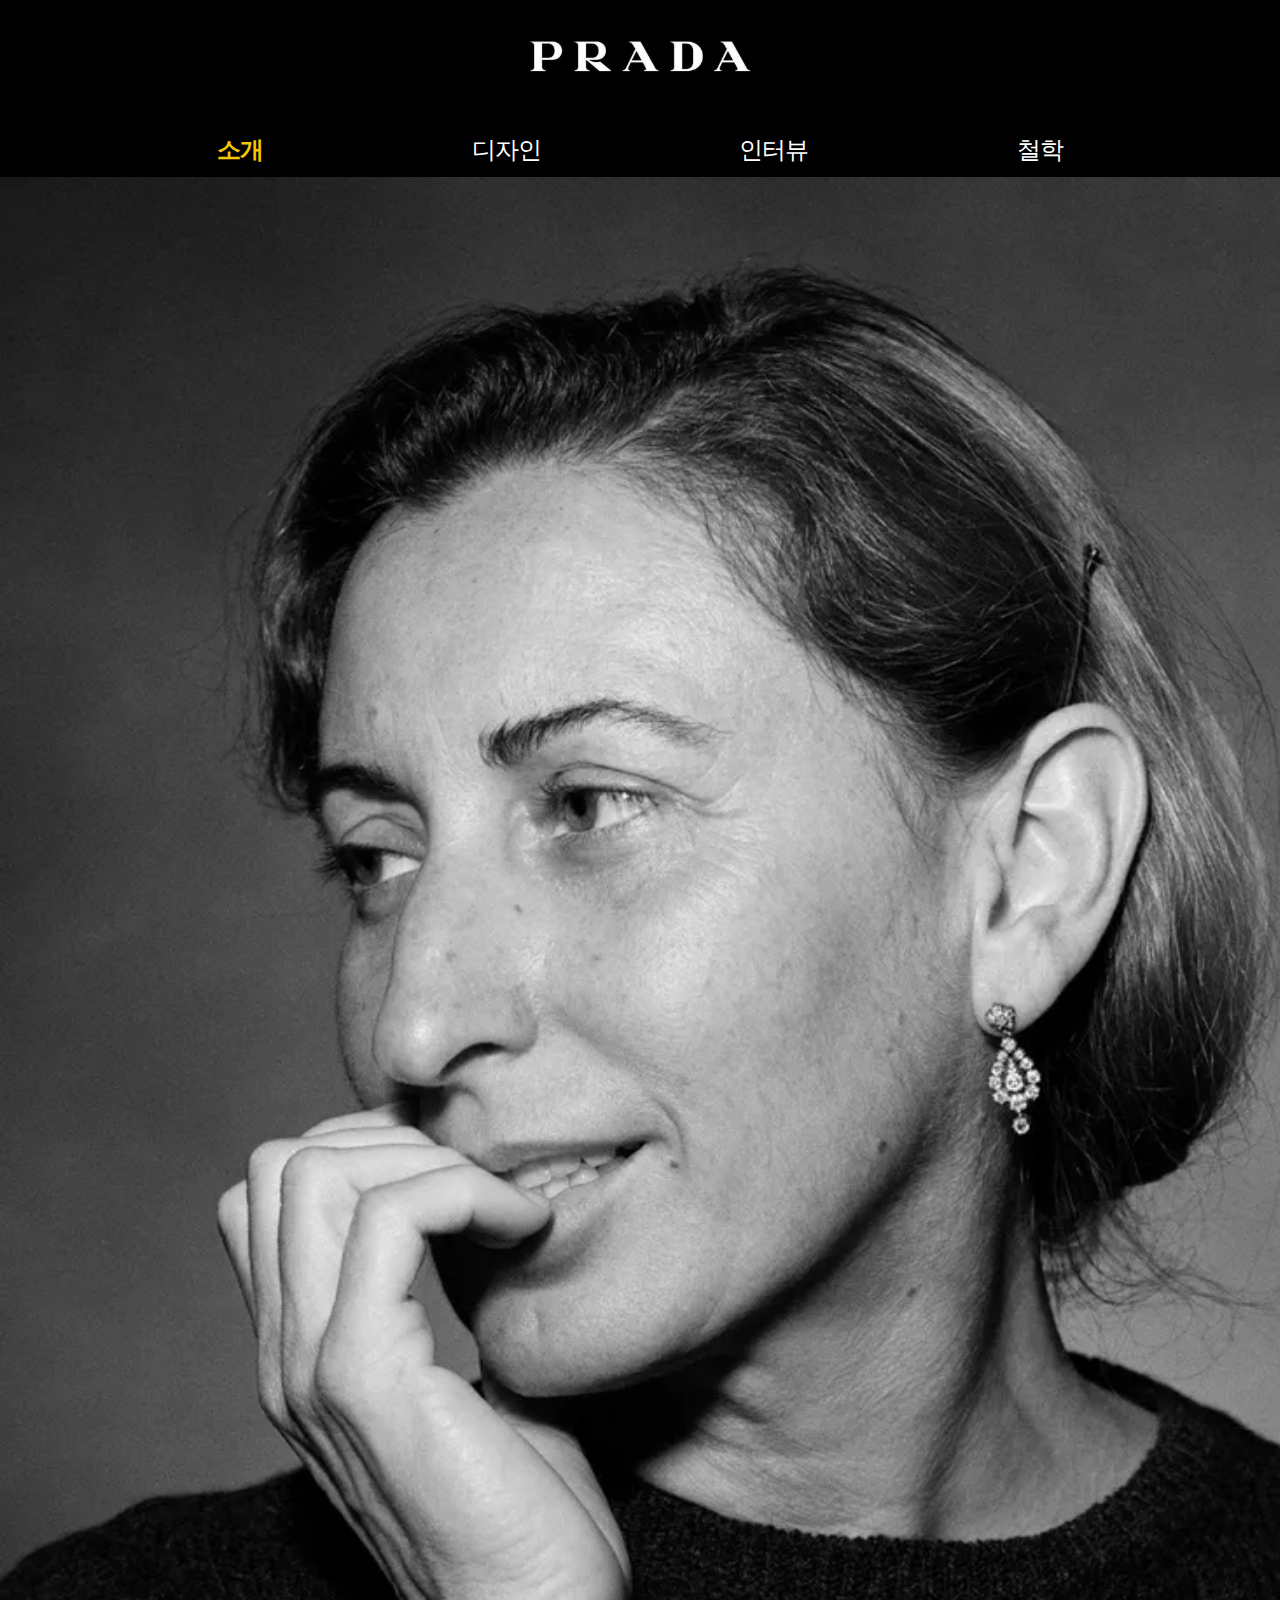
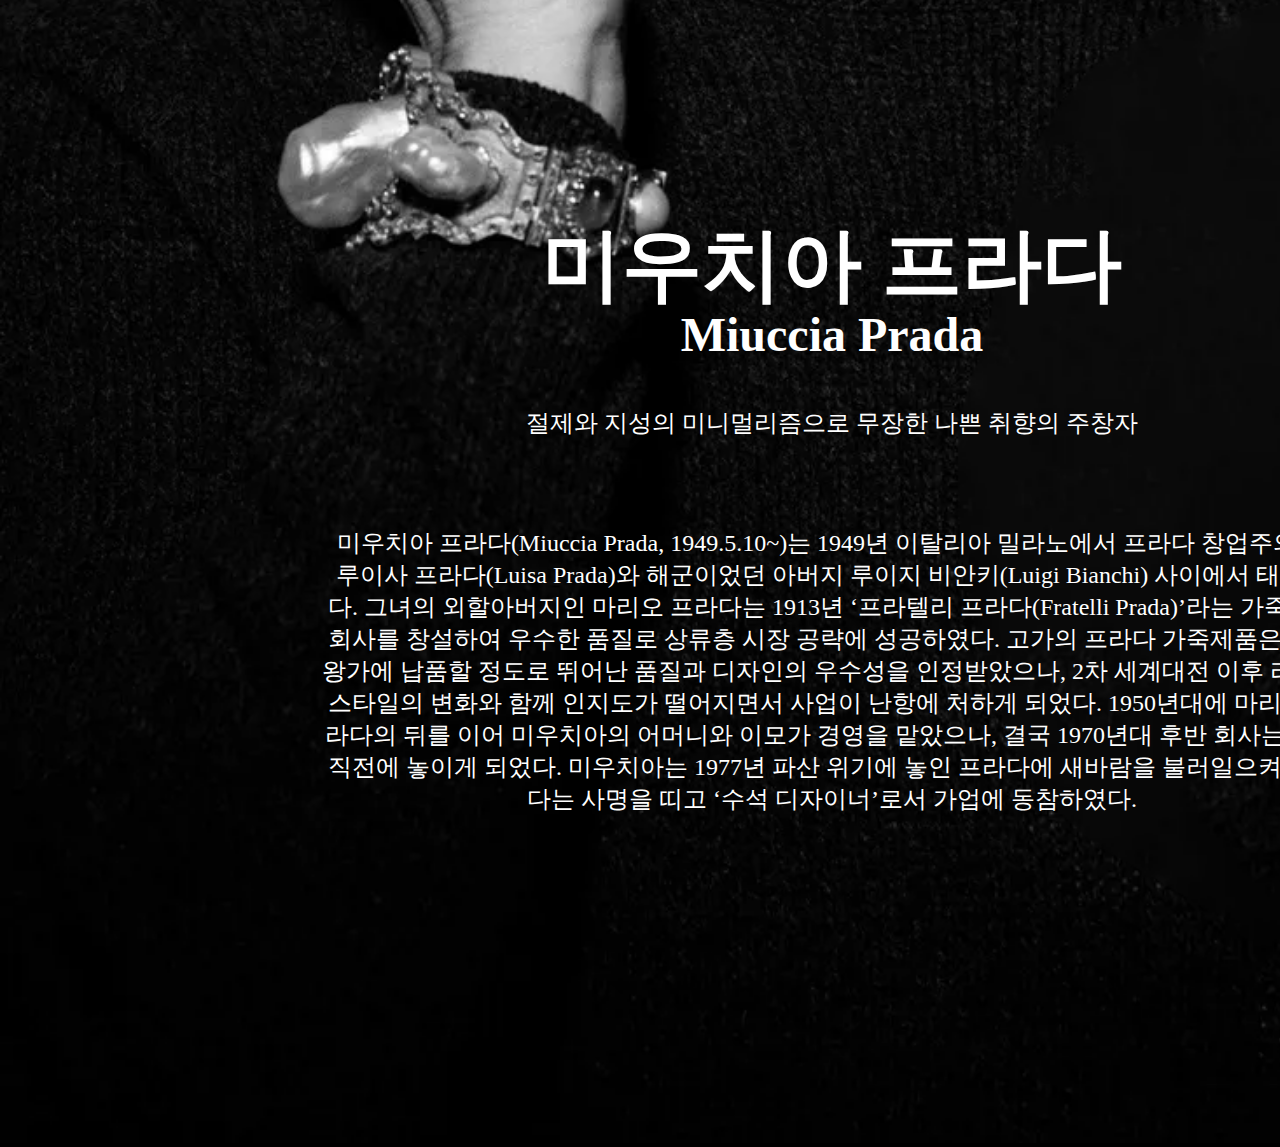
<file: pg01.html>
<!DOCTYPE html>
<html lang="ko">
<head>
    <meta charset="UTF-8">
    <meta name="viewport" content="width=device-width, initial-scale=1.0">
    <title>소개</title>
    <link rel="stylesheet" href="pg01.css">
    <link rel="shortcut icon" href="img/favicon.ico" type="image/x-icon">
    <link rel="icon" href="img/favicon.ico" type="image/x-icon">
</head>
<body>
    <header>
        <a href="index.html">
            <div class="logo"><img src="img/logo.png" alt="로고"></div>
        </a>
    </header>
    <nav>
        <ul>
            <li><h1><a href="pg01.html">소개</a></h1></li>
            <li><a href="pg02.html">디자인</a></li>
            <li><a href="pg03.html">인터뷰</a></li>  
            <li><a href="pg04.html">철학</a></li>
        </ul>
    </nav>
    <div class="box1">
        <h1>미우치아 프라다</h1>
        <h2>Miuccia Prada</h2>
        <h3>절제와 지성의 미니멀리즘으로 무장한 나쁜 취향의 주창자</h3>
        <h4>미우치아 프라다(Miuccia Prada, 1949.5.10~)는 1949년 이탈리아 밀라노에서 프라다 창업주의 딸 루이사 프라다(Luisa Prada)와 해군이었던 아버지 루이지 비안키(Luigi Bianchi) 사이에서 태어났다. 그녀의 외할아버지인 마리오 프라다는 1913년 ‘프라텔리 프라다(Fratelli Prada)’라는 가죽용품 회사를 창설하여 우수한 품질로 상류층 시장 공략에 성공하였다. 고가의 프라다 가죽제품은 한때 왕가에 납품할 정도로 뛰어난 품질과 디자인의 우수성을 인정받았으나, 2차 세계대전 이후 라이프스타일의 변화와 함께 인지도가 떨어지면서 사업이 난항에 처하게 되었다. 1950년대에 마리오 프라다의 뒤를 이어 미우치아의 어머니와 이모가 경영을 맡았으나, 결국 1970년대 후반 회사는 파산 직전에 놓이게 되었다. 미우치아는 1977년 파산 위기에 놓인 프라다에 새바람을 불러일으켜야 한다는 사명을 띠고 ‘수석 디자이너’로서 가업에 동참하였다.</h4>
        <img src="img/bg(1).png" alt="">
</body>
</html>
</file>
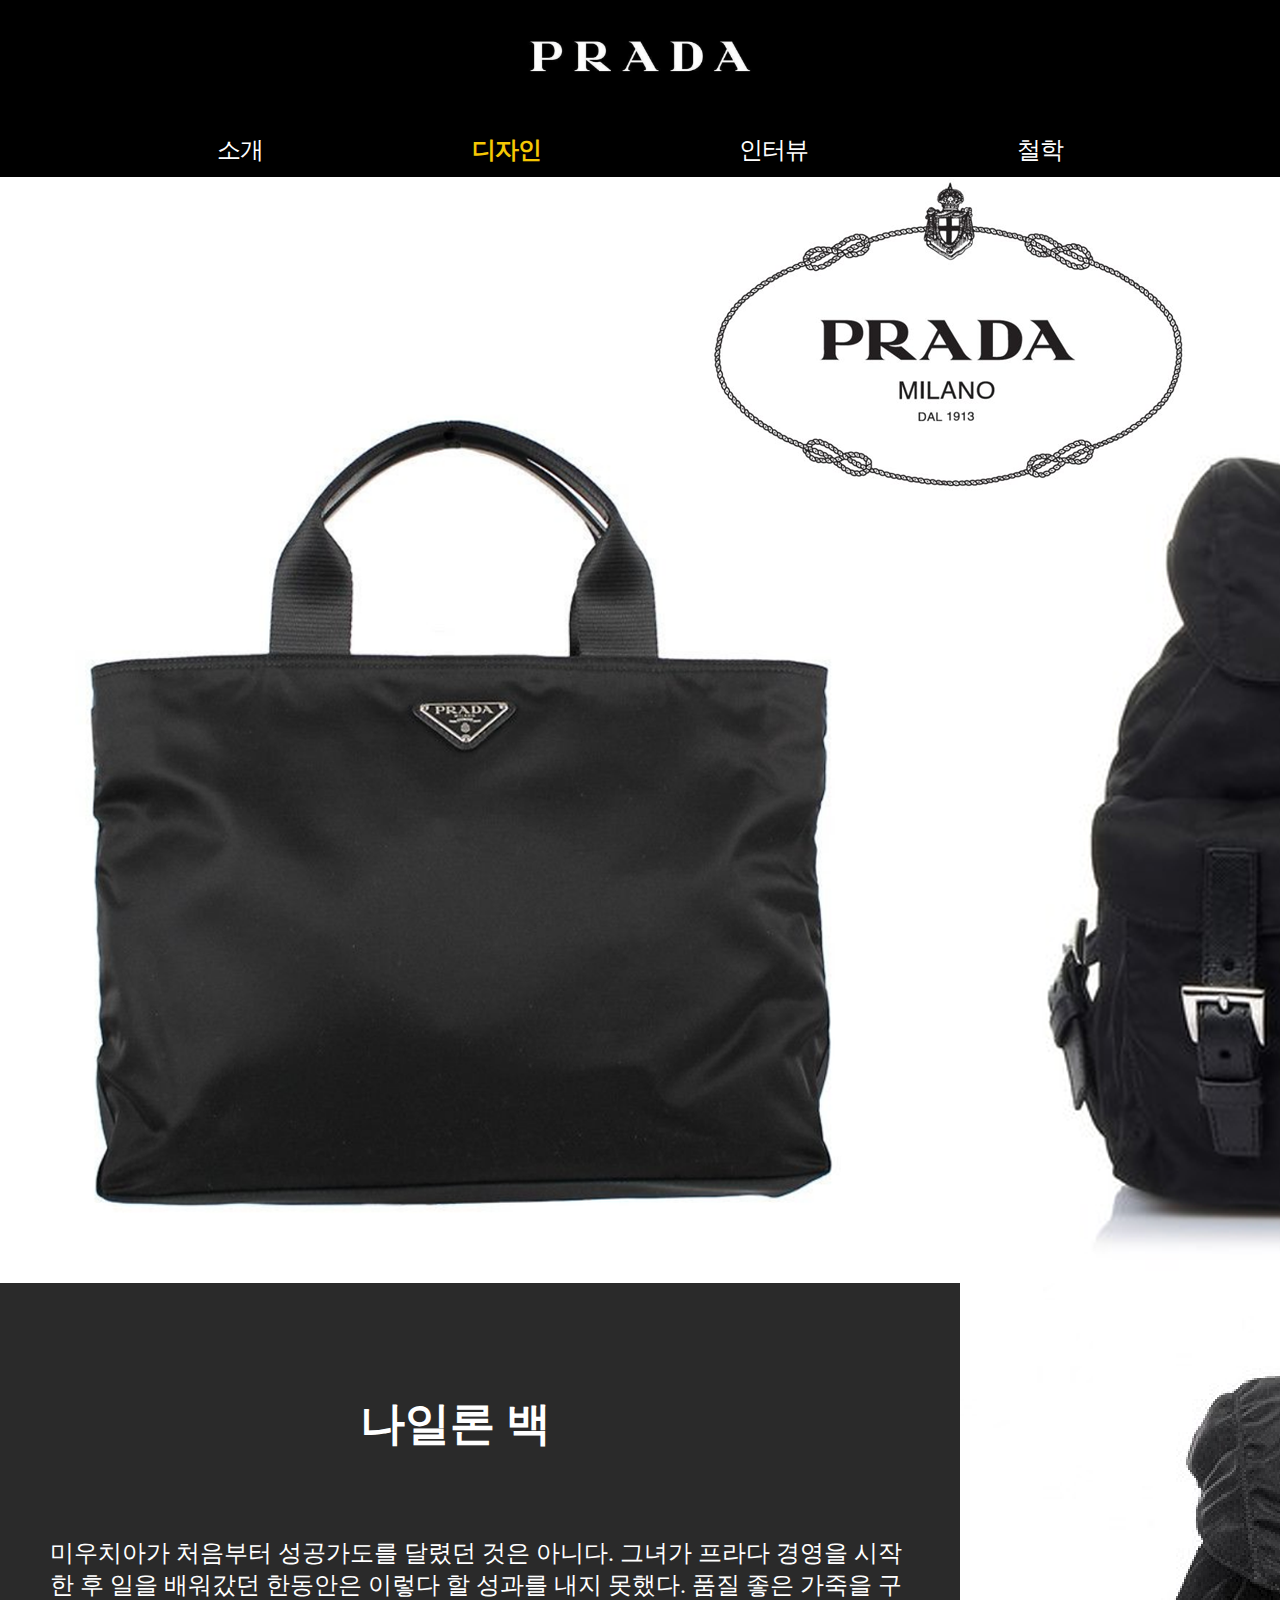
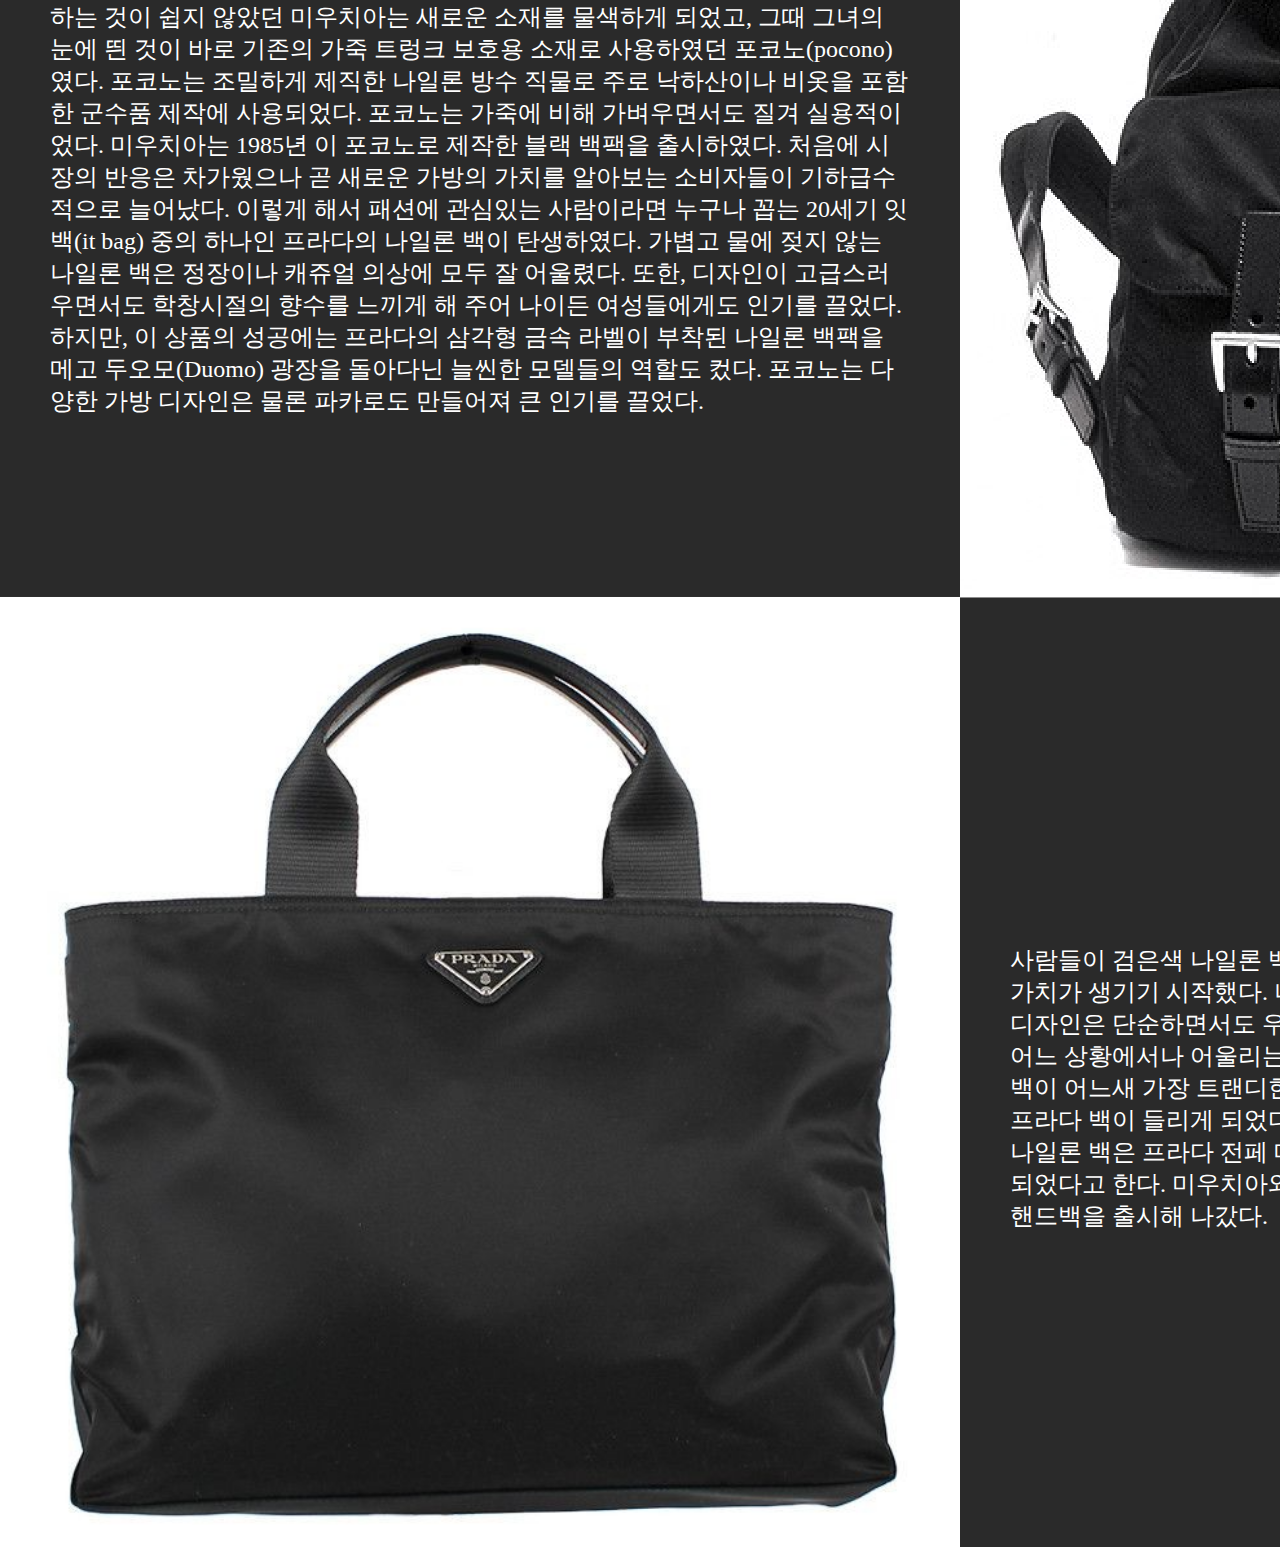
<file: pg02.html>
<!DOCTYPE html>
<html lang="ko">
<head>
    <meta charset="UTF-8">
    <meta name="viewport" content="width=device-width, initial-scale=1.0">
    <title>디자인</title>
    <link rel="stylesheet" href="pg02.css">
    <link rel="shortcut icon" href="img/favicon.ico" type="image/x-icon">
    <link rel="icon" href="img/favicon.ico" type="image/x-icon">
</head>
</head>
<body>
    <header>        
        <a href="index.html">
        <div class="logo"><img src="img/logo.png" alt="로고"></div>
        </a>
    </header>
    <nav>
        <ul>
            <li><a href="pg01.html">소개</a></li>
            <li><h1><a href="pg02.html">디자인</a></h1></li>
            <li><a href="pg03.html">인터뷰</a></li>  
            <li><a href="pg04.html">철학</a></li>
        </ul>
    </nav>
    <div class="box2">
        <img src="img/bg2-1.png" alt="">
    </div>
    <div class="box3">
        <h1>나일론 백</h1>
        <h2>미우치아가 처음부터 성공가도를 달렸던 것은 아니다. 그녀가 프라다 경영을 시작한 후 일을 배워갔던 한동안은 이렇다 할 성과를 내지 못했다. 품질 좋은 가죽을 구하는 것이 쉽지 않았던 미우치아는 새로운 소재를 물색하게 되었고, 그때 그녀의 눈에 띈 것이 바로 기존의 가죽 트렁크 보호용 소재로 사용하였던 포코노(pocono)였다. 포코노는 조밀하게 제직한 나일론 방수 직물로 주로 낙하산이나 비옷을 포함한 군수품 제작에 사용되었다. 포코노는 가죽에 비해 가벼우면서도 질겨 실용적이었다. 미우치아는 1985년 이 포코노로 제작한 블랙 백팩을 출시하였다. 처음에 시장의 반응은 차가웠으나 곧 새로운 가방의 가치를 알아보는 소비자들이 기하급수적으로 늘어났다. 이렇게 해서 패션에 관심있는 사람이라면 누구나 꼽는 20세기 잇 백(it bag) 중의 하나인 프라다의 나일론 백이 탄생하였다. 가볍고 물에 젖지 않는 나일론 백은 정장이나 캐쥬얼 의상에 모두 잘 어울렸다. 또한, 디자인이 고급스러우면서도 학창시절의 향수를 느끼게 해 주어 나이든 여성들에게도 인기를 끌었다. 하지만, 이 상품의 성공에는 프라다의 삼각형 금속 라벨이 부착된 나일론 백팩을 메고 두오모(Duomo) 광장을 돌아다닌 늘씬한 모델들의 역할도 컸다. 포코노는 다양한 가방 디자인은 물론 파카로도 만들어져 큰 인기를 끌었다.</h2>
        <h3>토트백</h3>
        <h4>사람들이 검은색 나일론 백의 묘한 매력에 빠지기 시작하고 점점 인기가 늘어가고 가치가 생기기 시작했다. 나일론 백은 소재가 소재인 만큼 튼튼하고 실용적이며, 디자인은 단순하면서도 우아했다. 특히 사회활동이 많은 커리어우먼들은 어느 옷, 어느 상황에서나 어울리는 백에 열광적이었다. 트렌드를 무시하고 탄생한 나일론 백이 어느새 가장 트랜디한 머스트 해브 아이템이 되었고 전 세계 셀럽들의 손에 프라다 백이 들리게 되었다. 곧 미국과 일본을 거쳐 세계적인 성공을 거둔 프라다. 나일론 백은 프라다 전페 매출의 40%를 차지할 정도가 되었고, 시그니처 아이템이 되었다고 한다. 미우치아와 파트리치오 베르텔리는 계속해서 성공적으로 프라다 핸드백을 출시해 나갔다.  </h4>
    </div>
</body>
</html>
</file>
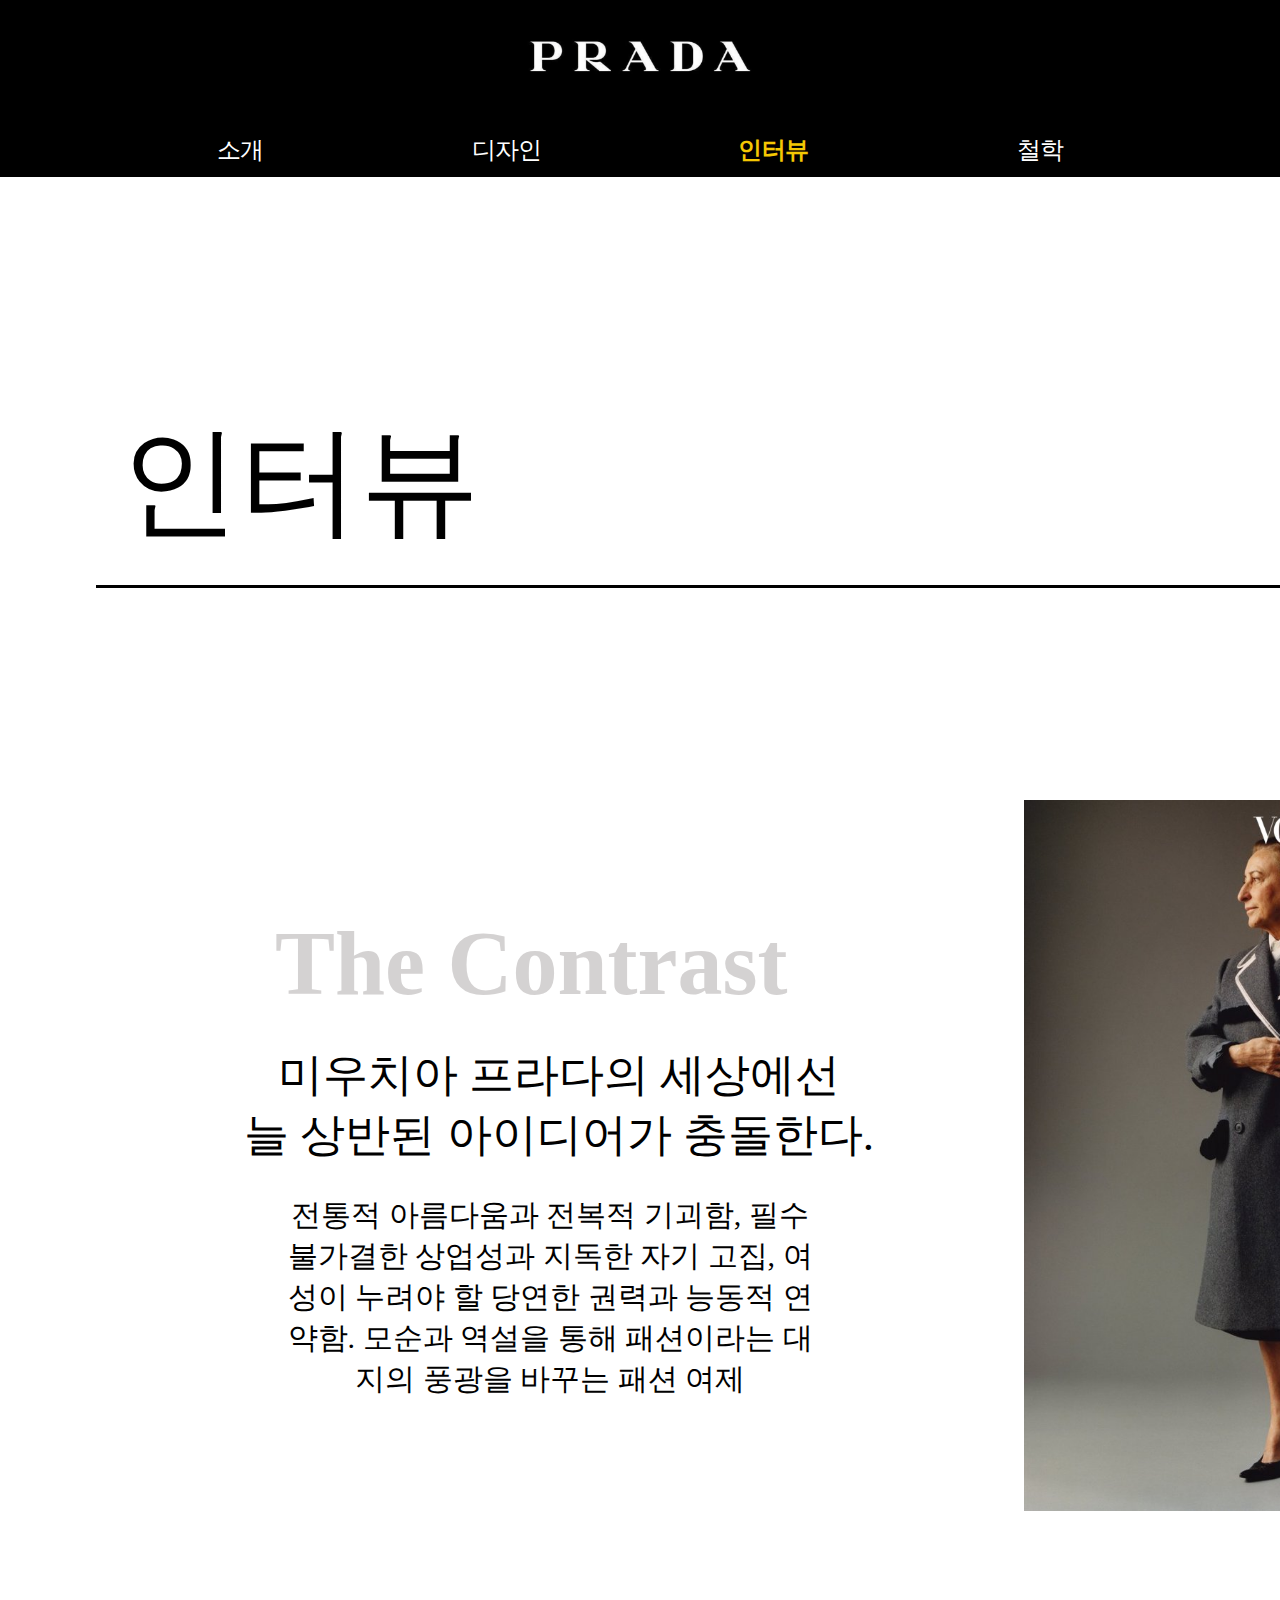
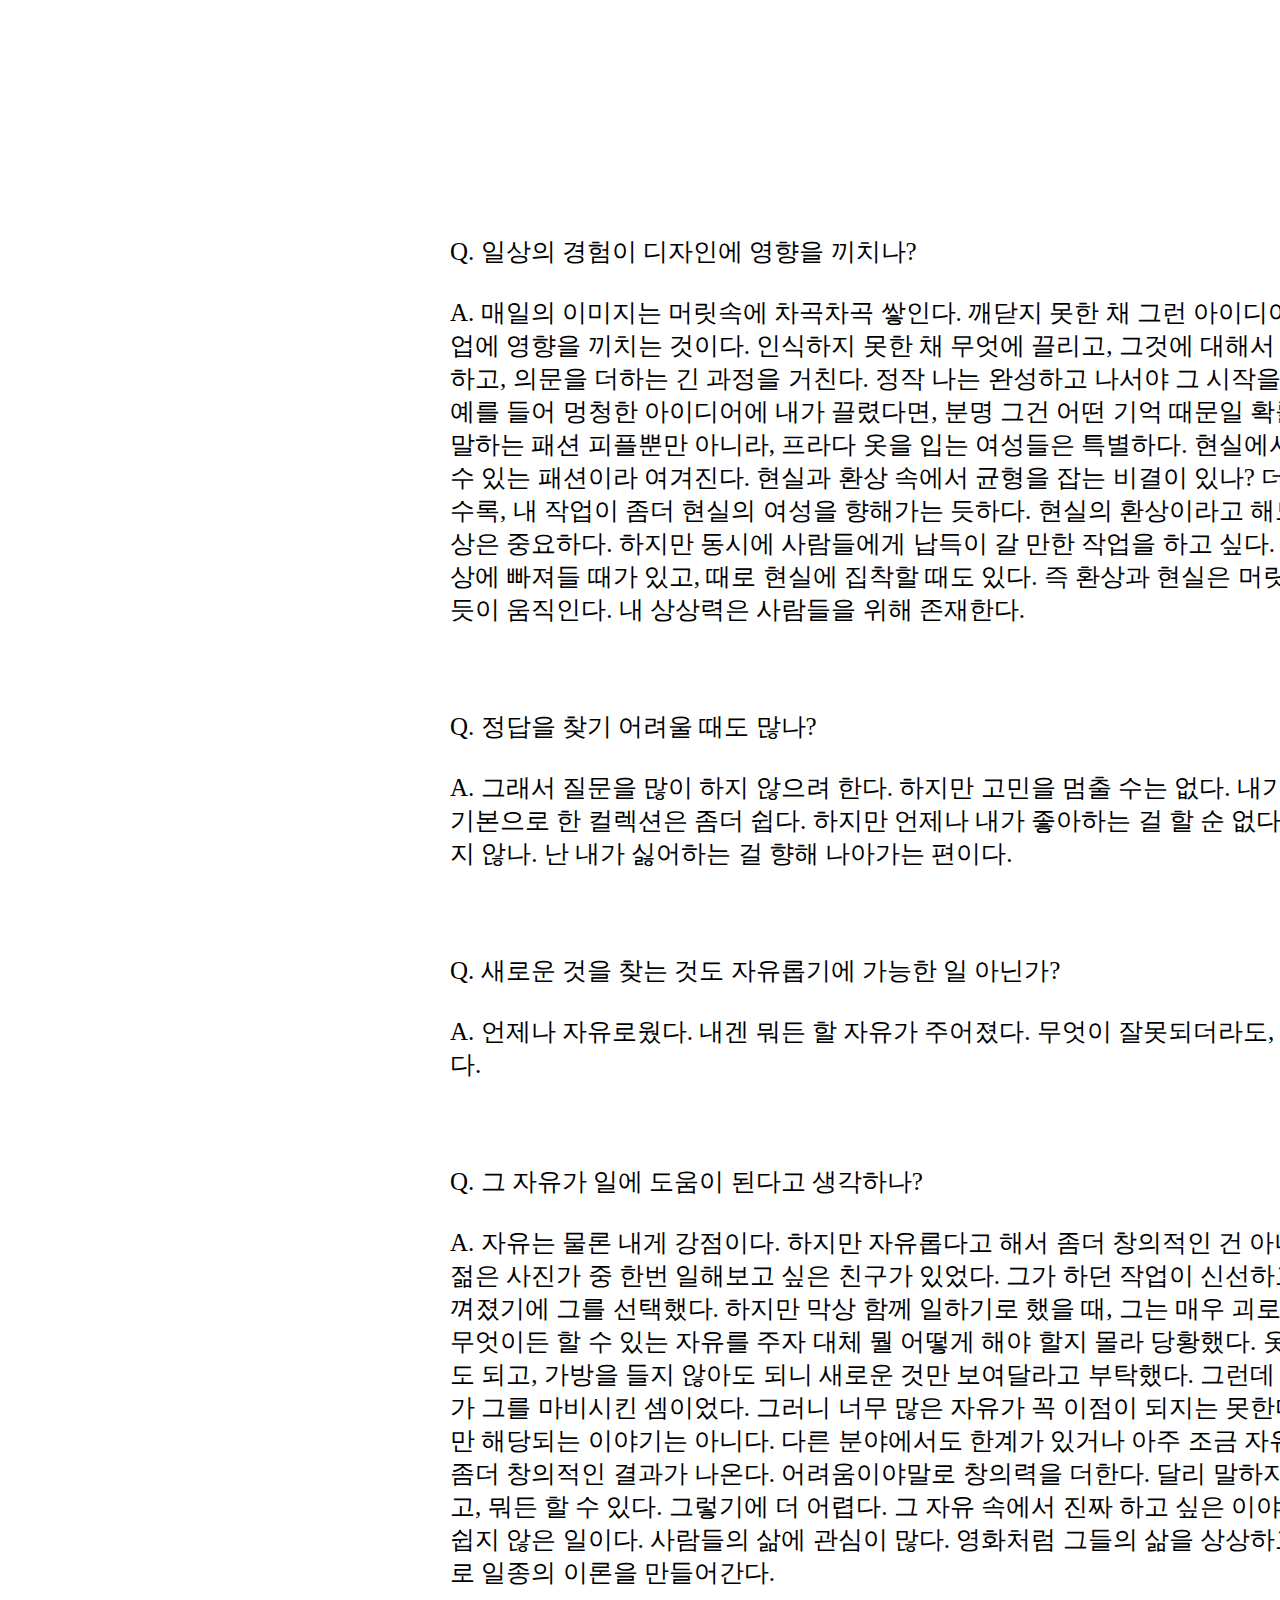
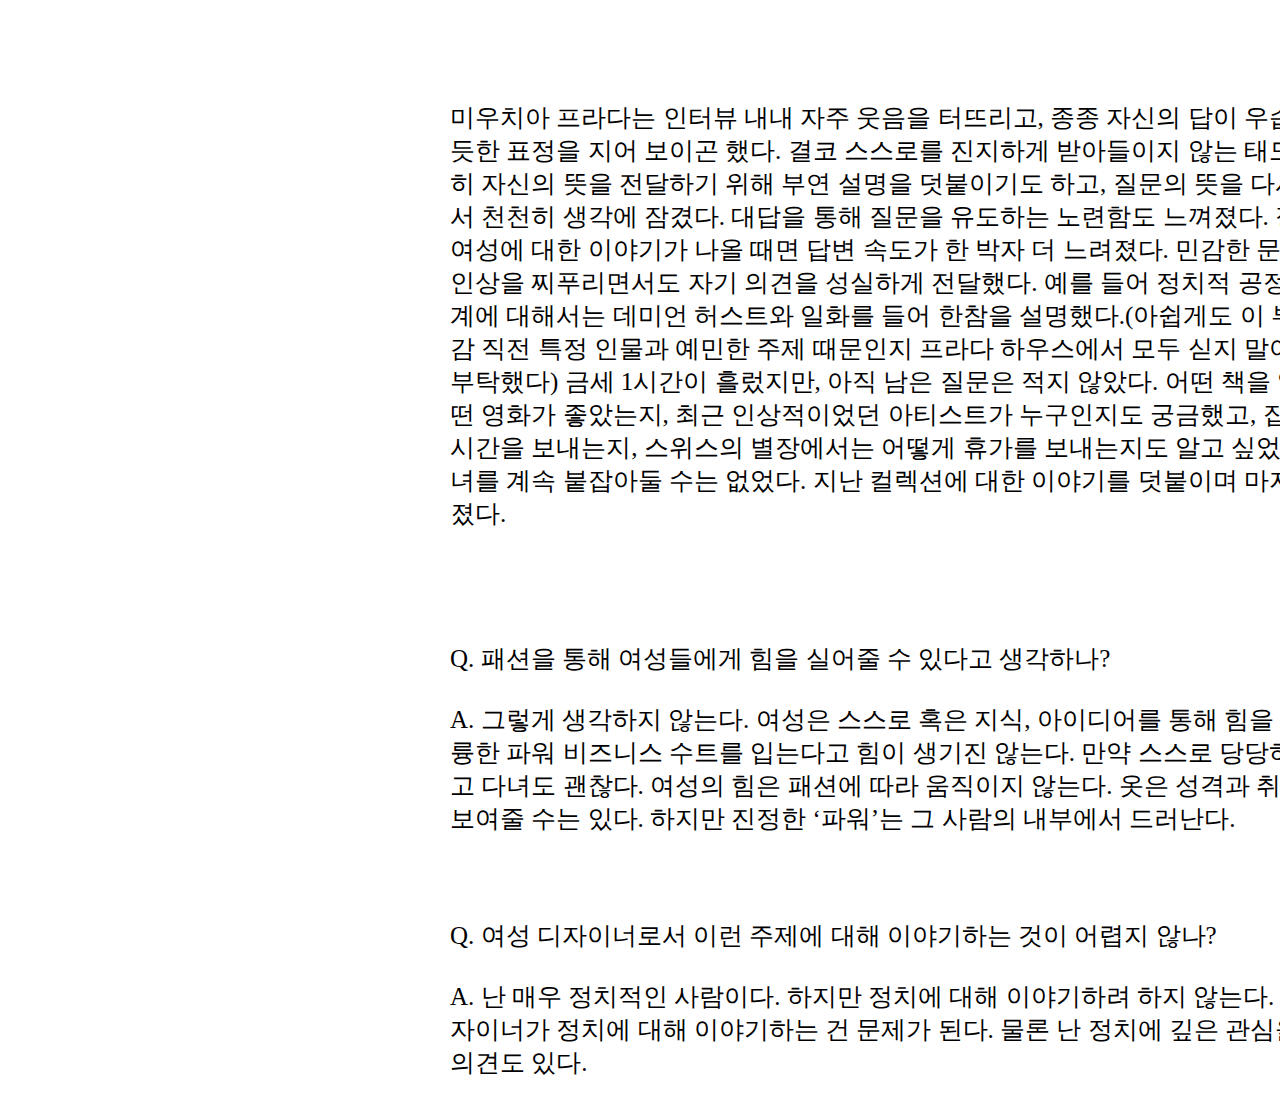
<file: pg03.html>
<!DOCTYPE html>
<html lang="ko">
<head>
    <meta charset="UTF-8">
    <meta name="viewport" content="width=device-width, initial-scale=1.0">
    <title>인터뷰</title>
    <link rel="stylesheet" href="pg03.css">
    <link rel="shortcut icon" href="img/favicon.ico" type="image/x-icon">
    <link rel="icon" href="img/favicon.ico" type="image/x-icon">
</head>
<body>
    <header>        
        <a href="index.html">
        <div class="logo"><img src="img/logo.png" alt="로고"></div>
        </a>
    </header>
    <nav>
        <ul>
            <li><a href="pg01.html">소개</a></li>
            <li><a href="pg02.html">디자인</a></li>
            <li><h1><a href="pg03.html">인터뷰</a></h1></li>  
            <li><a href="pg04.html">철학</a></li>
        </ul>
    </nav>
    <div class="box4">
        <p class="headline">인터뷰</p>
        <h2>2018.10.05   by VOGUE</h2>
        <div class="img1">
            <img src="img/bg3-2.png" alt="">
        </div>
        <h3>The Contrast</h3>
        <h4>미우치아 프라다의 세상에선<br> 늘 상반된 아이디어가 충돌한다. </h4>
        <h5>전통적 아름다움과 전복적 기괴함, 필수 불가결한 상업성과 지독한 자기 고집, 여성이 누려야 할 당연한 권력과 능동적 연약함. 모순과 역설을 통해 패션이라는 대지의 풍광을 바꾸는 패션 여제</h5>
        <div class="img2">
            <img src="img/bg03.png" alt="">
        </div>
        <h6>Q. 일상의 경험이 디자인에 영향을 끼치나?<br><br>

            A. 매일의 이미지는 머릿속에 차곡차곡 쌓인다. 깨닫지 못한 채 그런 아이디어가 어느새 작업에 영향을 끼치는 것이다. 인식하지 못한 채 무엇에 끌리고, 그것에 대해서 끊임없이 고민하고, 의문을 더하는 긴 과정을 거친다. 정작 나는 완성하고 나서야 그 시작을 깨닫게 된다. 예를 들어 멍청한 아이디어에 내가 끌렸다면, 분명 그건 어떤 기억 때문일 확률이 크다.
            흔히 말하는 패션 피플뿐만 아니라, 프라다 옷을 입는 여성들은 특별하다. 현실에서 환상을 즐길 수 있는 패션이라 여겨진다. 현실과 환상 속에서 균형을 잡는 비결이 있나?
            더 오랫동안 일할수록, 내 작업이 좀더 현실의 여성을 향해가는 듯하다. 현실의 환상이라고 해도 좋다. 물론 환상은 중요하다. 하지만 동시에 사람들에게 납득이 갈 만한 작업을 하고 싶다. 어떤 순간엔 환상에 빠져들 때가 있고, 때로 현실에 집착할 때도 있다. 즉 환상과 현실은 머릿속에서 순환하듯이 움직인다. 내 상상력은 사람들을 위해 존재한다.<br><br><br><br>
            
            Q. 정답을 찾기 어려울 때도 많나?<br><br>
            
            A. 그래서 질문을 많이 하지 않으려 한다. 하지만 고민을 멈출 수는 없다. 내가 좋아하는 걸 기본으로 한 컬렉션은 좀더 쉽다. 하지만 언제나 내가 좋아하는 걸 할 순 없다. 그건 너무 쉽지 않나. 난 내가 싫어하는 걸 향해 나아가는 편이다.<br><br><br><br>
            
            Q. 새로운 것을 찾는 것도 자유롭기에 가능한 일 아닌가?<br><br>
            
            A. 언제나 자유로웠다. 내겐 뭐든 할 자유가 주어졌다. 무엇이 잘못되더라도, 그건 내 잘못이다.<br><br><br><br>
            
            Q. 그 자유가 일에 도움이 된다고 생각하나?<br><br>
            
            A. 자유는 물론 내게 강점이다. 하지만 자유롭다고 해서 좀더 창의적인 건 아니다. 몇 년 전 젊은 사진가 중 한번 일해보고 싶은 친구가 있었다. 그가 하던 작업이 신선하고 흥미롭게 느껴졌기에 그를 선택했다. 하지만 막상 함께 일하기로 했을 때, 그는 매우 괴로워했다. 그에게 무엇이든 할 수 있는 자유를 주자 대체 뭘 어떻게 해야 할지 몰라 당황했다. 옷을 입히지 않아도 되고, 가방을 들지 않아도 되니 새로운 것만 보여달라고 부탁했다. 그런데 오히려 그 자유가 그를 마비시킨 셈이었다. 그러니 너무 많은 자유가 꼭 이점이 되지는 못한다. 그건 패션에만 해당되는 이야기는 아니다. 다른 분야에서도 한계가 있거나 아주 조금 자유가 주어질 때 좀더 창의적인 결과가 나온다. 어려움이야말로 창의력을 더한다. 달리 말하자면, 난 자유롭고, 뭐든 할 수 있다. 그렇기에 더  어렵다.
            그 자유 속에서 진짜 하고 싶은 이야기를 찾는 것도 쉽지 않은 일이다.
            사람들의 삶에 관심이 많다. 영화처럼 그들의 삶을 상상하고, 그걸 기본으로 일종의 이론을 만들어간다.<br><br><br><br><br>
            
            미우치아 프라다는 인터뷰 내내 자주 웃음을 터뜨리고, 종종 자신의 답이 우습지 않느냐는 듯한 표정을 지어 보이곤 했다. 결코 스스로를 진지하게 받아들이지 않는 태도. 하지만 정확히 자신의 뜻을 전달하기 위해 부연 설명을 덧붙이기도 하고, 질문의 뜻을 다시 묻기도 하면서 천천히 생각에 잠겼다. 대답을 통해 질문을 유도하는 노련함도 느껴졌다. 정치적이거나 여성에 대한 이야기가 나올 때면 답변 속도가 한 박자 더 느려졌다. 민감한 문제에 관해서는 인상을 찌푸리면서도 자기 의견을 성실하게 전달했다. 예를 들어 정치적 공정함과 예술의 관계에 대해서는 데미언 허스트와 일화를 들어 한참을 설명했다.(아쉽게도 이 부분은 기사 마감 직전 특정 인물과 예민한 주제 때문인지 프라다 하우스에서 모두 싣지 말아달라고 정중히 부탁했다) 금세 1시간이 흘렀지만, 아직 남은 질문은 적지 않았다. 어떤 책을 읽고 있는지, 어떤 영화가 좋았는지, 최근 인상적이었던 아티스트가 누구인지도 궁금했고, 집에서는 어떻게 시간을 보내는지, 스위스의 별장에서는 어떻게 휴가를 보내는지도 알고 싶었다. 그렇지만 그녀를 계속 붙잡아둘 수는 없었다. 지난 컬렉션에 대한 이야기를 덧붙이며 마지막 질문을 던졌다.<br><br><br><br><br>
            
            Q. 패션을 통해 여성들에게 힘을 실어줄 수 있다고 생각하나?<br><br>
            
            A. 그렇게 생각하지 않는다. 여성은 스스로 혹은 지식, 아이디어를 통해 힘을 느낄 것이다. 훌륭한 파워 비즈니스 수트를 입는다고 힘이 생기진 않는다. 만약 스스로 당당하다면, 반쯤 벗고 다녀도 괜찮다. 여성의 힘은 패션에 따라 움직이지 않는다. 옷은 성격과 취향, 아이디어를 보여줄 수는 있다. 하지만 진정한 ‘파워’는 그 사람의 내부에서 드러난다.<br><br><br><br>
            
            Q. 여성 디자이너로서 이런 주제에 대해 이야기하는 것이 어렵지 않나?<br><br>
            
            A. 난 매우 정치적인 사람이다. 하지만 정치에 대해 이야기하려 하지 않는다. 돈 많은 패션 디자이너가 정치에 대해 이야기하는 건 문제가 된다. 물론 난 정치에 깊은 관심을 지니고 있고, 의견도 있다.<br><br>
            </h6>
    </div>
</body>
</html>
</file>
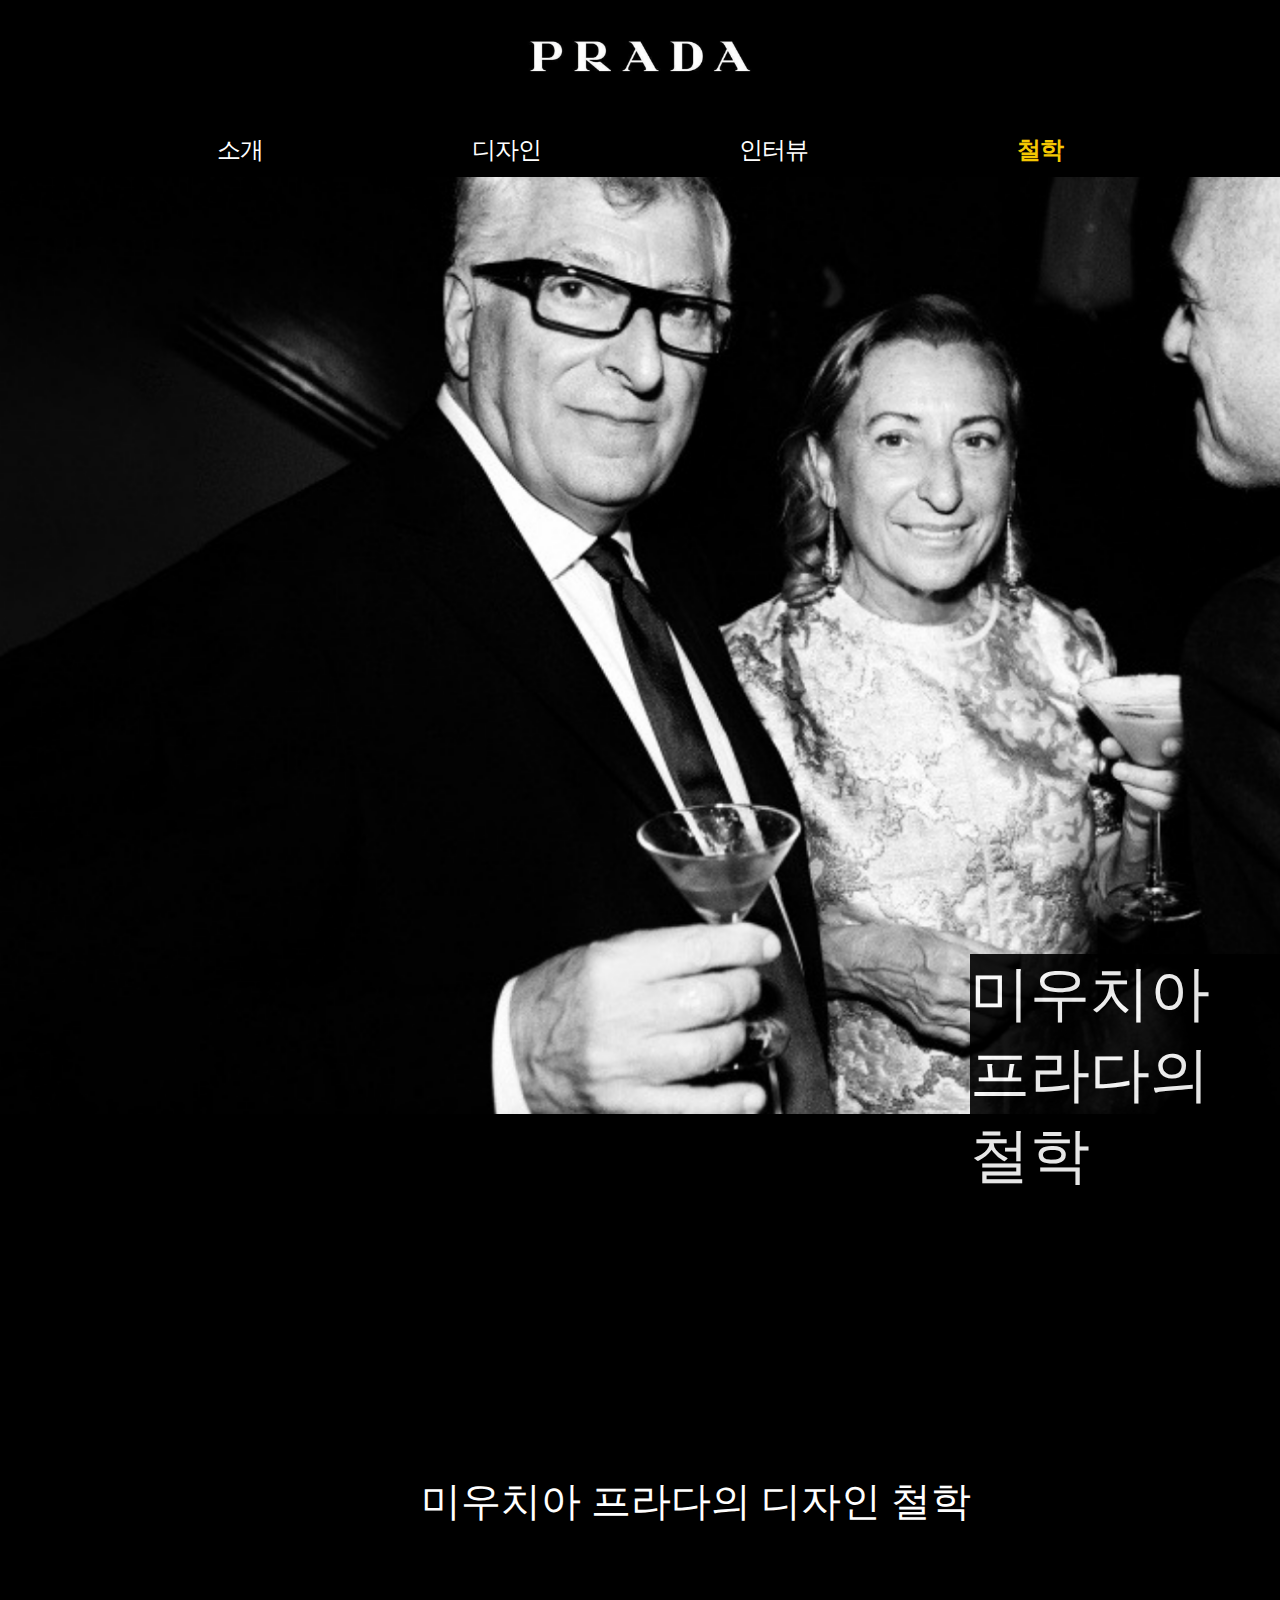
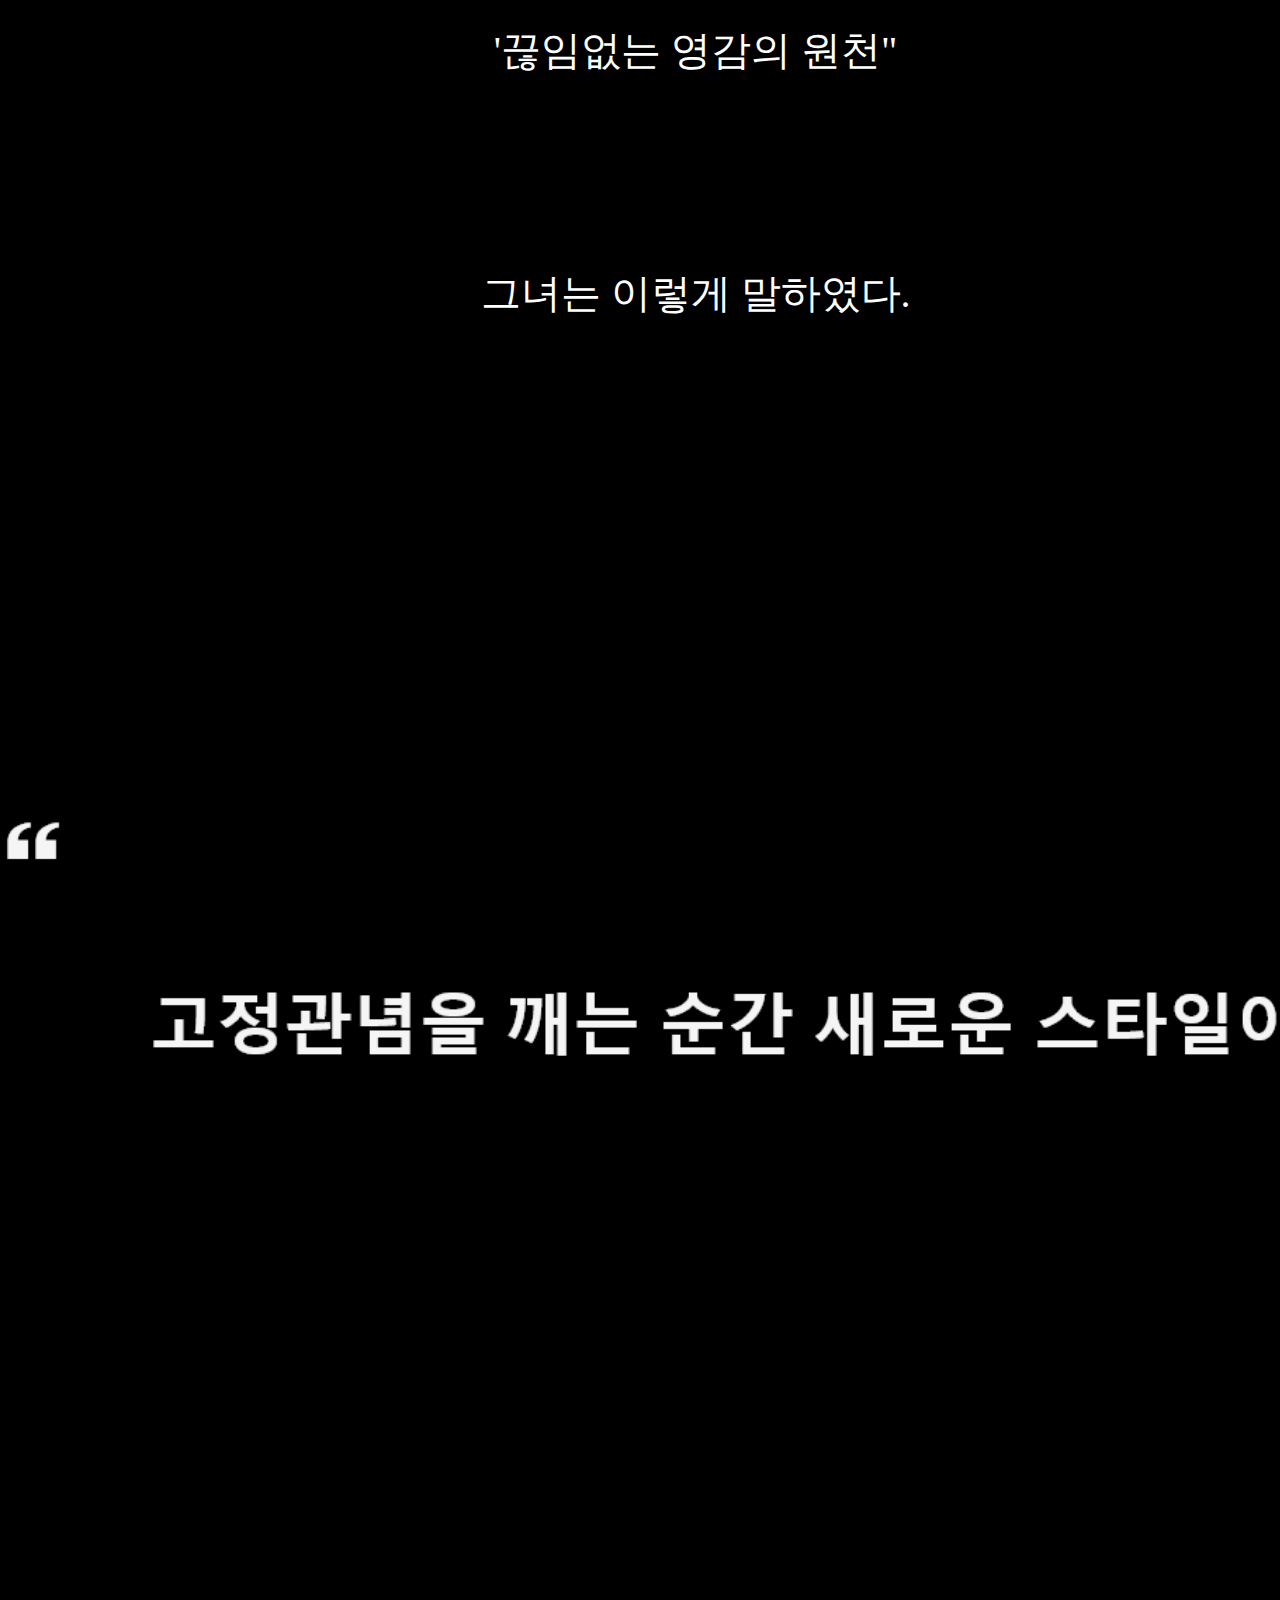
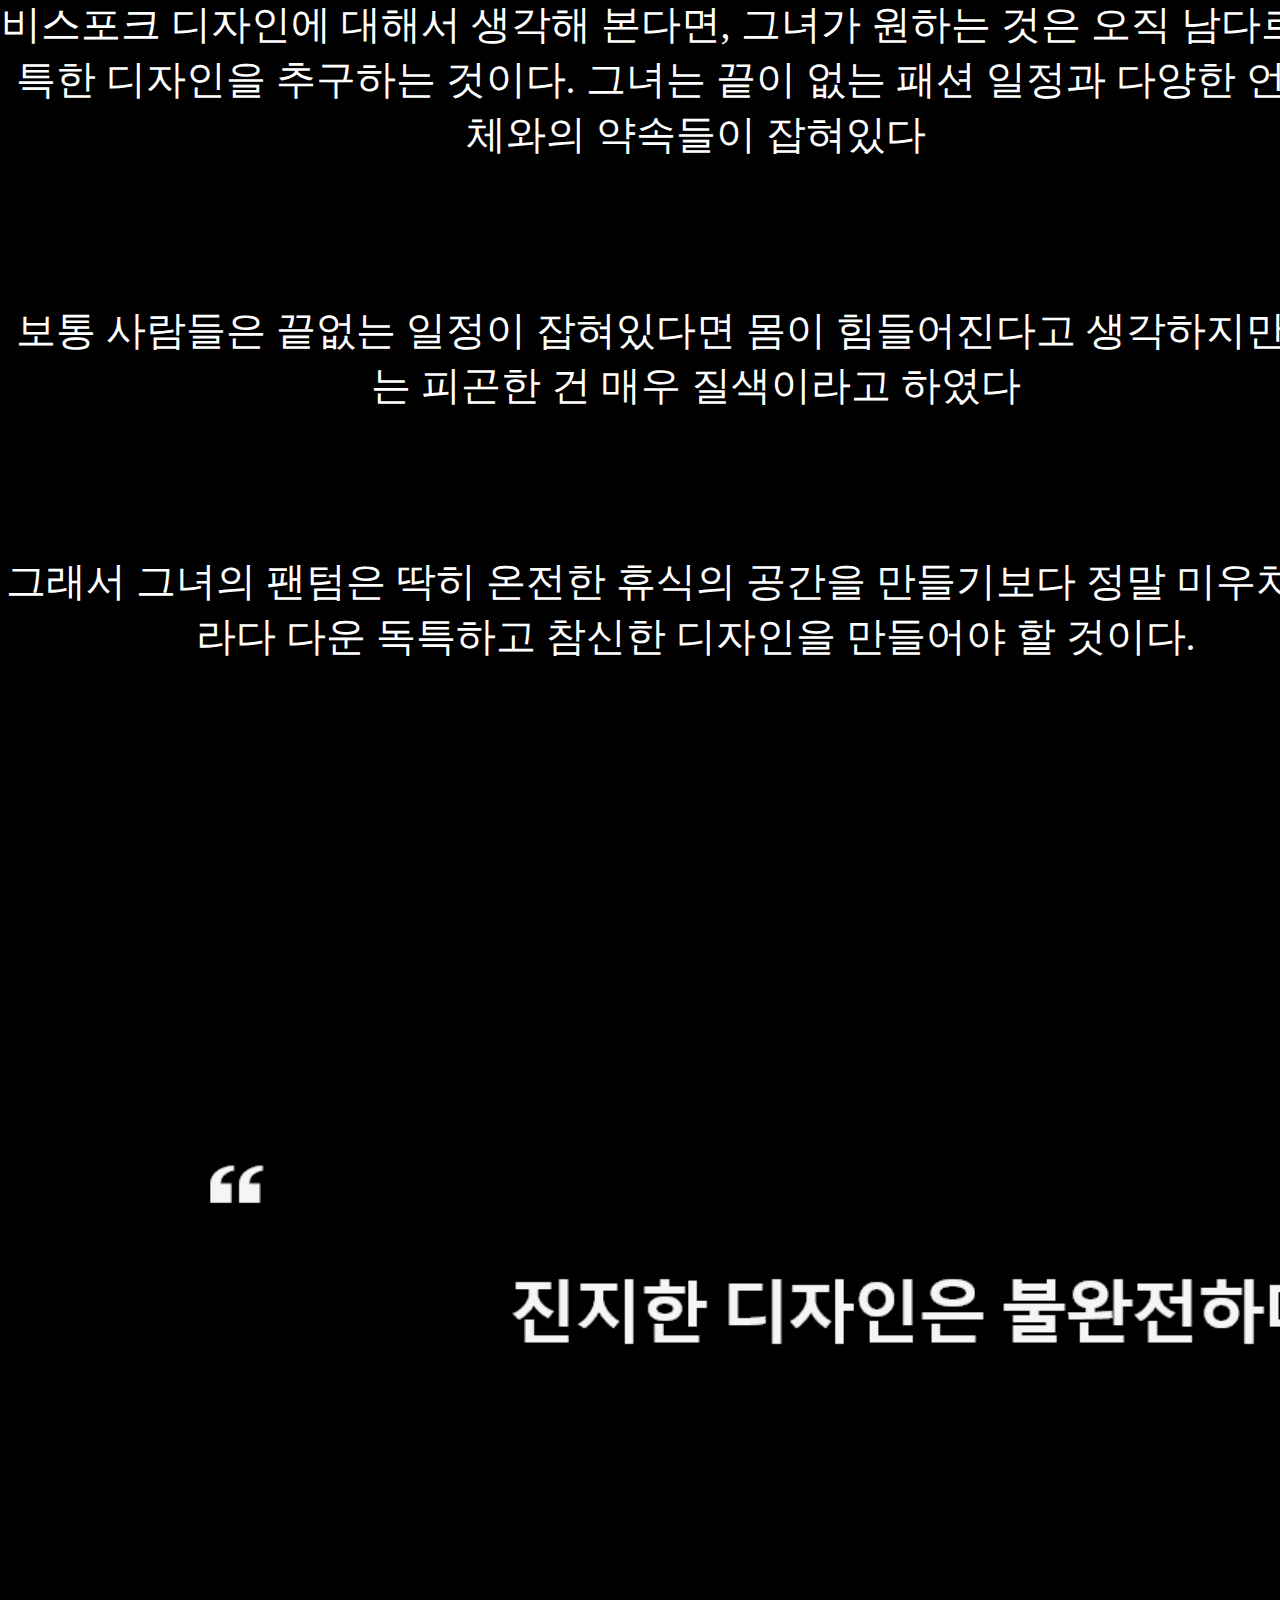
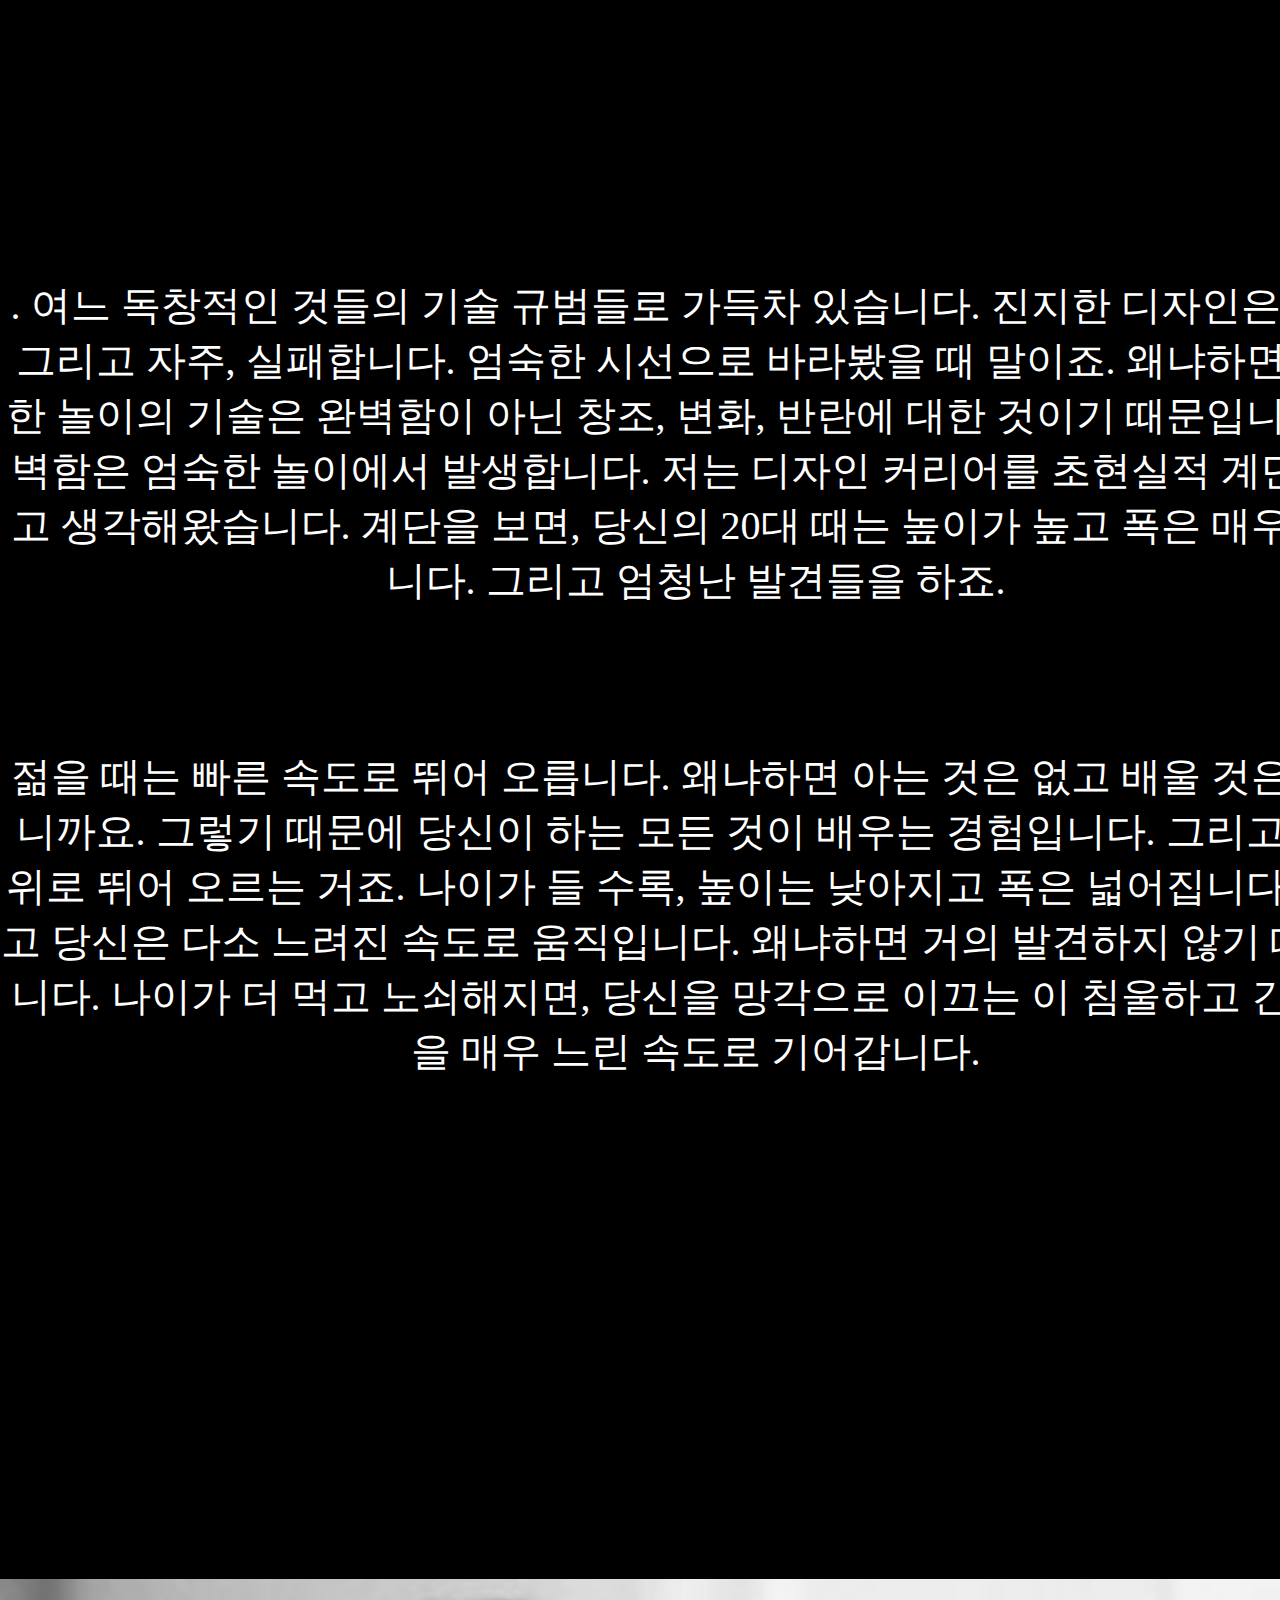
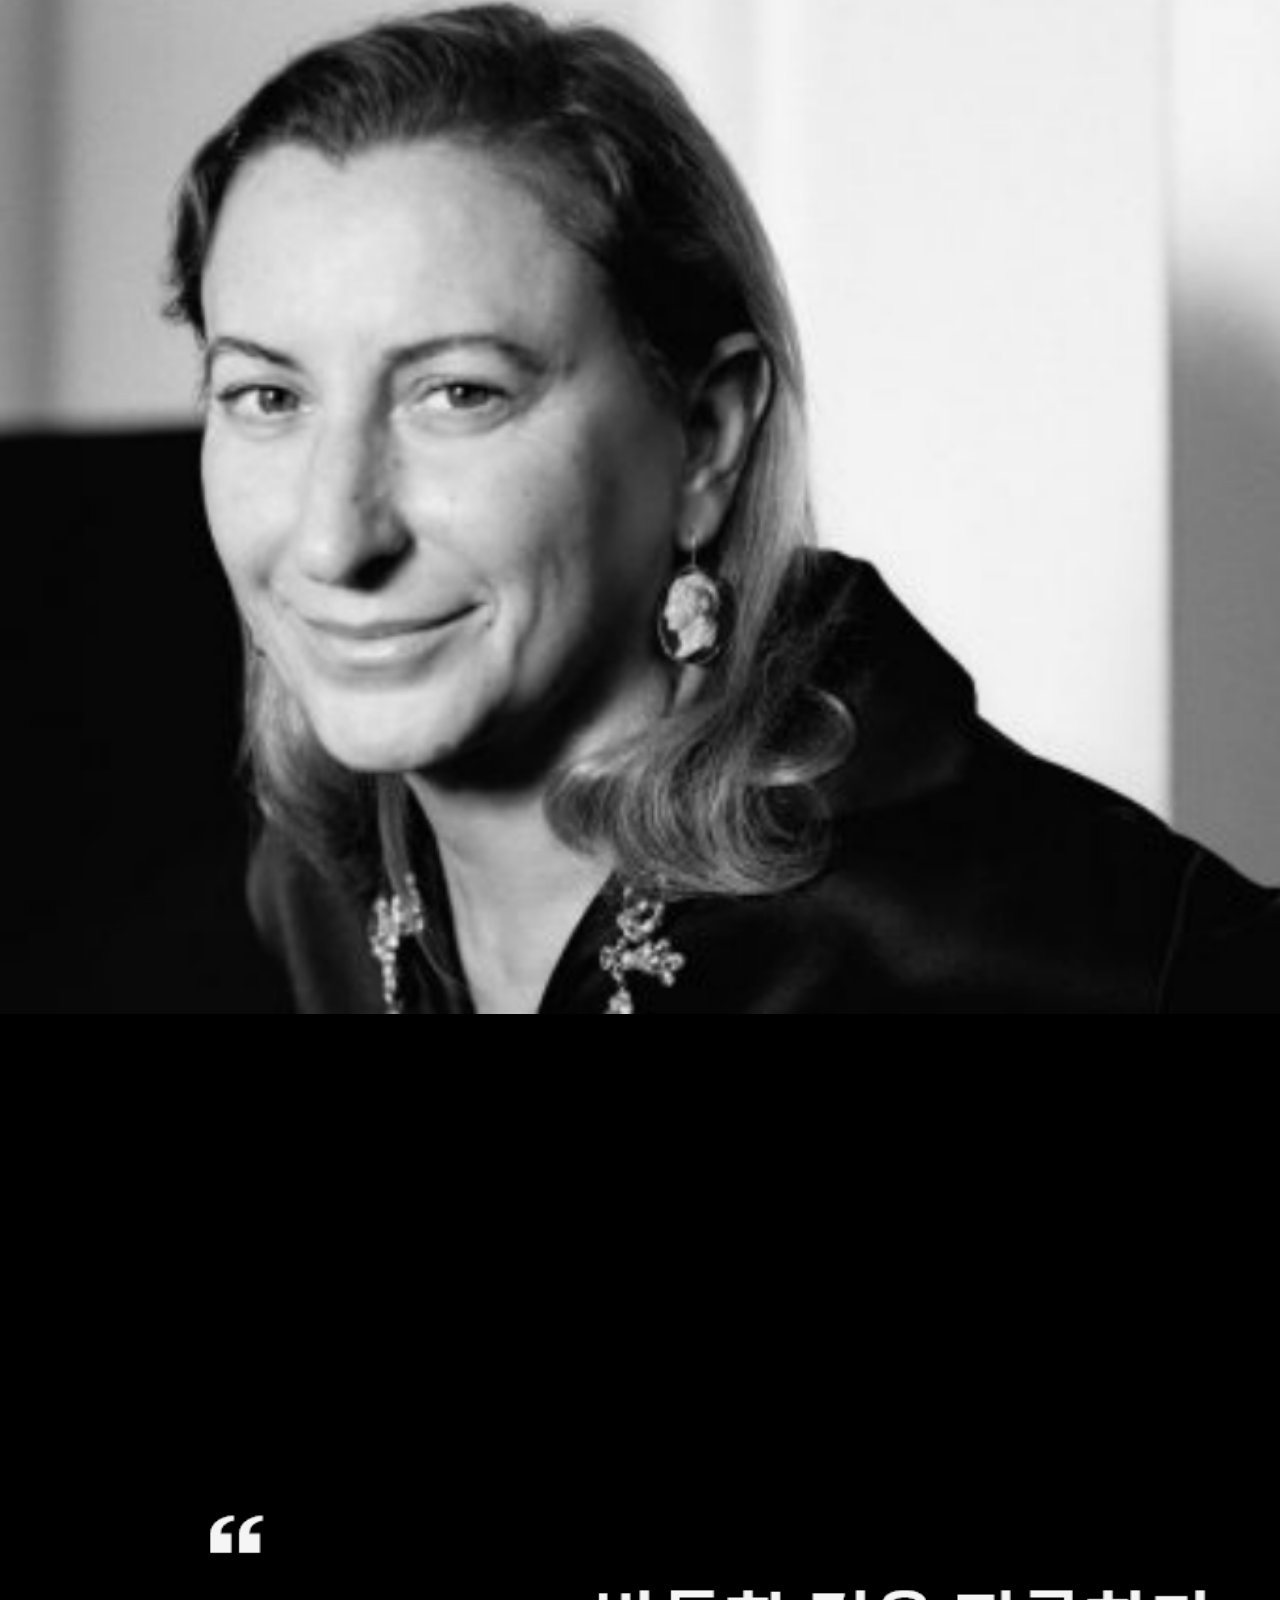
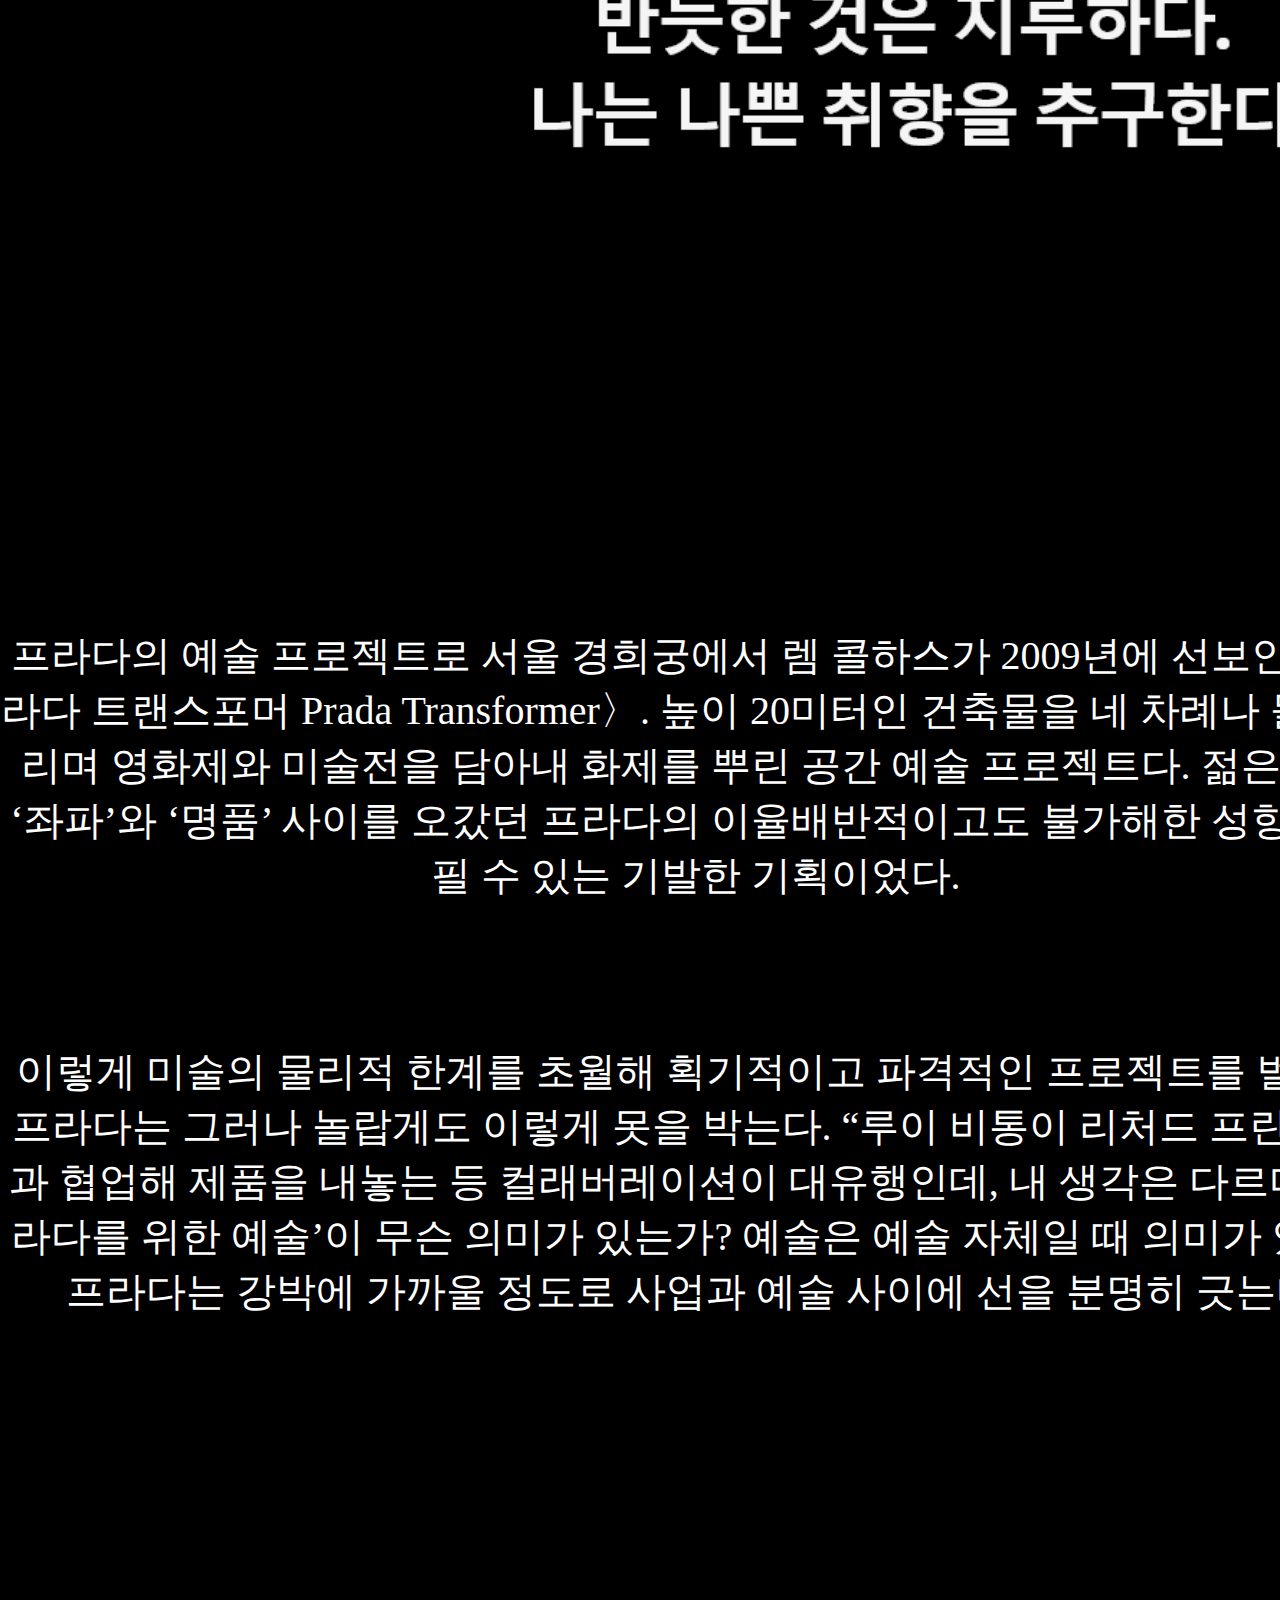
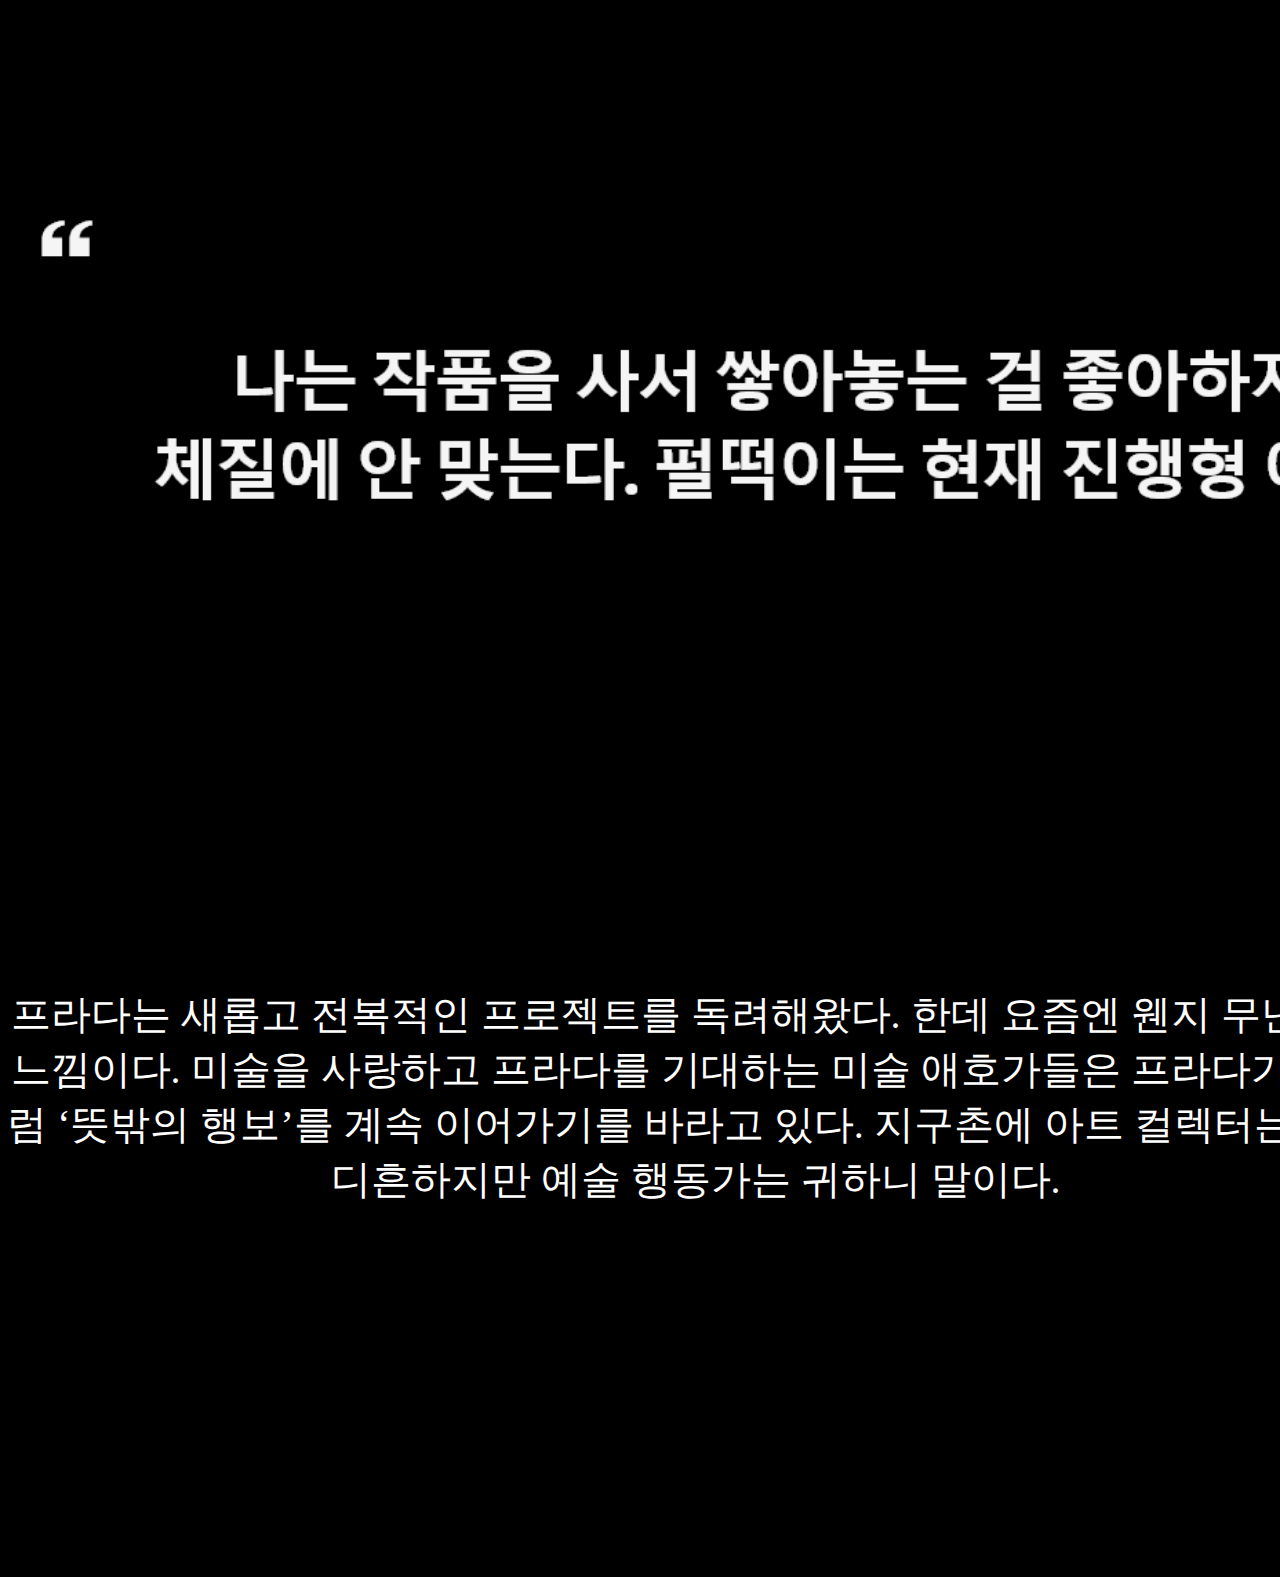
<file: pg04.html>
<!DOCTYPE html>
<html lang="ko">
<head>
    <meta charset="UTF-8">
    <meta name="viewport" content="width=device-width, initial-scale=1.0">
    <title>철학</title>
    <link rel="stylesheet" href="pg04.css">
    <link rel="shortcut icon" href="img/favicon.ico" type="image/x-icon">
    <link rel="icon" href="img/favicon.ico" type="image/x-icon">
</head>
</head>
<body>
    <header>        
        <a href="index.html">
        <div class="logo"><img src="img/logo.png" alt="로고"></div>
        </a>
    </header>
    <nav>
        <ul>
            <li><a href="pg01.html">소개</a></li>
            <li><a href="pg02.html">디자인</a></li>
            <li><a href="pg03.html">인터뷰</a></li>  
            <li><h1><a href="pg04.html">철학</a></li>
        </ul>
    </nav>
    <div class="box5">
        <img src="img/bg04.png" alt="">
        <h1>미우치아 프라다의 철학</h1>
        <h2>
            <p>미우치아 프라다의 디자인 철학<br><br><br>
            '끊임없는 영감의 원천"<br><br><br><br><br>
            그녀는 이렇게 말하였다.
            </p>
        </h2>
        <div class="img3">
            <img src="img/bg04-2.png" alt="">
        </div> 
        <h2>
            <p>비스포크 디자인에 대해서 생각해 본다면, 그녀가 원하는 것은   오직   남다르고 독특한 디자인을 추구하는 것이다. 그녀는 끝이  없는 패션 일정과 다양한 언론 매체와의 약속들이 잡혀있다<br><br><br><br>

            보통 사람들은 끝없는 일정이 잡혀있다면 몸이 힘들어진다고 생각하지만 그녀는 피곤한 건 매우 질색이라고 하였다<br><br><br><br>
            그래서 그녀의 팬텀은 딱히 온전한 휴식의 공간을 만들기보다 정말 미우치아 프라다 다운 독특하고 참신한 디자인을 만들어야 할 것이다.
            </p>
        </h2>
        <div class="img3">
            <img src="img/bg04-3.png" alt="">
        </div>
        <h2>
            <p>. 여느 독창적인 것들의 기술 규범들로 가득차 있습니다. 진지한 디자인은 또한, 그리고 자주, 실패합니다. 엄숙한 시선으로 바라봤을 때 말이죠. 왜냐하면 진지한 놀이의 기술은 완벽함이 아닌 창조, 변화, 반란에 대한 것이기 때문입니다. 완벽함은 엄숙한 놀이에서 발생합니다. 저는 디자인 커리어를 초현실적 계단이라고 생각해왔습니다. 계단을 보면, 당신의 20대 때는 높이가 높고 폭은 매우 좁습니다. 그리고 엄청난 발견들을 하죠.<br><br><br><br> 


            젊을 때는 빠른 속도로 뛰어 오릅니다. 왜냐하면 아는 것은 없고 배울 것은 많으니까요. 그렇기 때문에 당신이 하는 모든 것이 배우는 경험입니다. 그리고 그냥 위로 뛰어 오르는 거죠. 나이가 들 수록, 높이는 낮아지고 폭은 넓어집니다. 그리고 당신은 다소 느려진 속도로 움직입니다. 왜냐하면 거의 발견하지 않기 때문입니다. 나이가 더 먹고 노쇠해지면, 당신을 망각으로 이끄는 이 침울하고 긴 계단을 매우 느린 속도로 기어갑니다.
            </p>
        </h2>
        <div class="img3">
            <img src="img/bg05.png" alt="">
        </div>
        <div class="img3">
            <img src="img/bg04-4.png" alt="">
        </div>
        <h2>
            <p>
                프라다의 예술 프로젝트로 서울 경희궁에서 렘 콜하스가 2009년에 선보인 〈프라다 트랜스포머 Prada Transformer〉. 높이 20미터인 건축물을 네 차례나 들어올리며 영화제와 미술전을 담아내 화제를 뿌린 공간 예술 프로젝트다. 젊은 시절 ‘좌파’와 ‘명품’ 사이를 오갔던 프라다의 이율배반적이고도 불가해한 성향을 살필 수 있는 기발한 기획이었다.<br><br><br><br> 

                이렇게 미술의 물리적 한계를 초월해 획기적이고 파격적인 프로젝트를 벌이는 프라다는 그러나 놀랍게도 이렇게 못을 박는다. “루이 비통이 리처드 프린스 등과 협업해 제품을 내놓는 등 컬래버레이션이 대유행인데, 내 생각은 다르다. ‘프라다를 위한 예술’이 무슨 의미가 있는가? 예술은 예술 자체일 때 의미가 있다.” 프라다는 강박에 가까울 정도로 사업과 예술 사이에 선을 분명히 긋는다. 
            </p>
        </h2>
        <div class="img3">
            <img src="img/bg04-5.png" alt="">
        </div>
        <h2>
            <p>
                프라다는 새롭고 전복적인 프로젝트를 독려해왔다. 한데 요즘엔 웬지 무난해진 느낌이다. 미술을 사랑하고 프라다를 기대하는 미술 애호가들은 프라다가 전처럼 ‘뜻밖의 행보’를 계속 이어가기를 바라고 있다. 지구촌에 아트 컬렉터는 흔하디흔하지만 예술 행동가는 귀하니 말이다.
            </p>
        </h2>   
    </div>
</body>
</html>
</file>
<file: pg01.css>
@font-face {
    font-family: 'Noto Snas KR';
    src: url(https://fonts.googleapis.com/css2?family=Noto+Sans+KR:wght@100;200;300;400;500;600;700;800;900&display=swap);
}

*{
    margin: 0;
    padding: 0;
    list-style-type: none;
    text-decoration: none;
}
a:hover{color: rgb(245, 200, 3);}
header{
    display: flex;
    justify-content: center;
    align-items: center;
    background-color: black;
    padding-top: 30px;
}
nav{
    height: 85px;
    background-color: black;
    display: flex;
    justify-content: center;
    align-items: center;  
}
nav ul{
    width: 930px;
    display: flex;
    justify-content: space-between;
    padding-top: 30px;
}

nav ul li a{
    display: block;
    width: 130px;
    text-align: center;
    letter-spacing: -1px;
    color: white;
    text-decoration: none;
    font-size: 24px;
}

nav ul h1 a{
    display: block;
    width: 130px;
    text-align: center;
    font-style: normal;
    font-size: 24px;
    letter-spacing: -0.6px;
    color: rgb(245, 200, 3);
    text-decoration: none;
}

.box1{
    position: relative;
    text-align: center;
    background-color: black;
    background-size: 100vw;
  }

  .box1 h1{position: absolute;
    text-align: center;
    width: 590px;
    left: 65%; 
    transform: translateX(-50%);
    margin-top: 1635px;
    color: rgb(255, 255, 255);
    font-size: 80px;}

.box1 h2{position: absolute;
        text-align: center;
        width: 582px;
        left: 65%; 
        transform: translateX(-50%);
        margin-top: 1730px;
        color: rgb(255, 255, 255);
        font-size: 48px;}

.box1 h3{position: absolute;
            text-align: center;
            width: 768px;
            left: 65%; 
            transform: translateX(-50%);
            margin-top: 1830px;
            color: rgb(255, 255, 255);
            font-size: 24px;
            Font-weight: 100
        }
.box1 h4{position: absolute;
            text-align: center;
            width: 1020px;
            left: 65%; 
            transform: translateX(-50%);
            margin-top: 1950px;
            color: rgb(255, 255, 255);
            font-size: 24px;
            Font-weight: 100;
        }
</file>
<file: pg02.css>
@font-face {
    font-family: 'Noto Snas KR';
    src: url(https://fonts.googleapis.com/css2?family=Noto+Sans+KR:wght@100;200;300;400;500;600;700;800;900&display=swap);
}

*{
    margin: 0;
    padding: 0;
    list-style-type: none;
    text-decoration: none;
}
a:hover{color: rgb(245, 200, 3);}
header{
    display: flex;
    justify-content: center;
    align-items: center;
    background-color: black;
    padding-top: 30px;
}
nav{
    height: 85px;
    background-color: black;
    display: flex;
    justify-content: center;
    align-items: center;  
}
nav ul{
    width: 930px;
    display: flex;
    justify-content: space-between;
    padding-top: 30px;
}

nav ul li a{
    display: block;
    width: 130px;
    text-align: center;
    letter-spacing: -1px;
    color: white;
    text-decoration: none;
    font-size: 24px;
}

nav ul h1 a{
    display: block;
    width: 130px;
    text-align: center;
    font-style: normal;
    font-size: 24px;
    letter-spacing: -0.6px;
    color: rgb(245, 200, 3);
    text-decoration: none;
}
.box2{
    width: 1920px;
    margin: 0 auto;
}
.box3{
    position: relative;
    background-image: url(img/bg2-2.png);
    height: 1864px;
    width: 1920px;
    margin: 0 auto;
}
.box3 h1{
    position: absolute;
    width: 860PX;
    left: 360px;
    margin-top: 111px;
    font-size: 45px;
    color: white;
}
.box3 h2{
    position: absolute;
    width: 860PX;
    left: 50px;
    margin-top: 254px;
    font-size: 24px;
    Font-weight: 100;
    color: white;
}
.box3 h3{
    position: absolute;
    width: 860PX;
    left: 1363px;
    margin-top: 1068px;
    font-size: 45px;
    color: white;
}
.box3 h4{
    position: absolute;
    width: 860PX;
    left: 1010px;
    margin-top: 1261px;
    font-size: 24px;
    Font-weight: 100;
    color: white;
}
</file>
<file: pg03.css>
@font-face {
    font-family: 'Noto Snas KR';
    src: url(https://fonts.googleapis.com/css2?family=Noto+Sans+KR:wght@100;200;300;400;500;600;700;800;900&display=swap);
}

*{
    margin: 0;
    padding: 0;
    list-style-type: none;
    text-decoration: none;
}
a:hover{color: rgb(245, 200, 3);}
header{
    display: flex;
    justify-content: center;
    align-items: center;
    background-color: black;
    padding-top: 30px;
}
nav{
    height: 85px;
    background-color: black;
    display: flex;
    justify-content: center;
    align-items: center;  
}
nav ul{
    width: 930px;
    display: flex;
    justify-content: space-between;
    padding-top: 30px;
}

nav ul li a{
    display: block;
    width: 130px;
    text-align: center;
    letter-spacing: -1px;
    color: white;
    text-decoration: none;
    font-size: 24px;
}

nav ul h1 a{
    display: block;
    width: 130px;
    text-align: center;
    font-style: normal;
    font-size: 24px;
    letter-spacing: -0.6px;
    color: rgb(245, 200, 3);
    text-decoration: none;
}
.headline{
    position: relative;
    width: 365PX;
    left: 120px;
    margin-top: 224px;
    font-size: 120px;
    color: rgb(0, 0, 0);
}
.box4 h2{
    width: 572PX;
    margin-top: -65px;
    padding-left: 1352px;
    font-size: 35px;
    Font-weight: 100;
    color: rgb(0, 0, 0);
} 
.img1{
    padding-left: 96px;
    margin-top: 35px;
}
.box4 h3{
    width: 572PX;
    margin-top: 320px;
    padding-left: 275px;
    font-size: 90px;
    opacity: 45%;
    color: rgb(162, 157, 157);
}
.box4 h4{
    width: 670PX;
    margin-top: 30px;
    padding-left: 224px;
    font-size: 45px;
    Font-weight: 30;
    text-align: center;
    color: rgb(0, 0, 0);
}  
.box4 h5{
    width: 550PX;
    margin-top: 30px;
    padding-left: 275px;
    font-size: 30px;
    Font-weight: 10;
    text-align: center;
    color: rgb(0, 0, 0);
}
.img2{
    padding-left: 1024px;
    margin-top: -600px;
}
.box4 h6{
    width: 1000PX;
    margin-top: 320px;
    padding-left: 450px;
    display: flex;
    font-size: 25px;
    Font-weight: 10;
    color: rgb(0, 0, 0);
}
</file>
<file: pg04.css>
@font-face {
    font-family: 'Noto Snas KR';
    src: url(https://fonts.googleapis.com/css2?family=Noto+Sans+KR:wght@100;200;300;400;500;600;700;800;900&display=swap);
}

*{
    margin: 0;
    padding: 0;
    list-style-type: none;
    text-decoration: none;
}
header{
    display: flex;
    justify-content: center;
    align-items: center;
    background-color: black;
    padding-top: 30px;
}
nav{
    height: 85px;
    background-color: black;
    display: flex;
    justify-content: center;
    align-items: center;  
}
nav ul{
    width: 930px;
    display: flex;
    justify-content: space-between;
    padding-top: 30px;
}

nav ul li a{
    display: block;
    width: 130px;
    text-align: center;
    letter-spacing: -1px;
    color: white;
    text-decoration: none;
    font-size: 24px;
}

nav ul h1 a{
    display: block;
    width: 130px;
    text-align: center;
    font-style: normal;
    font-size: 24px;
    letter-spacing: -0.6px;
    color: #f5c803;
    text-decoration: none;
}
.box5{
    position: relative;
    background-color: black;
    height: 11000px;
}
.box5 img{
    position: relative;
    width: 1840px;
    margin: auto;
    display: flex;
}
.box5 h1{
    position: absolute;
    width: 200;
    margin-left: 970px;
    margin-top: -160px;   
    font-size: 60px;
    font-weight: 80;
    color: white;
    background-color: rgb(0, 0, 0);
    opacity: 90%;
}
.box5 h2{
    width: 1391px;
    padding-top: 360px;
    font-size: 40px;
    font-weight: 40;
    text-align: center;
    color: white;
    margin: auto;
}
.img3{
    padding-top: 500px;
}
</file>
